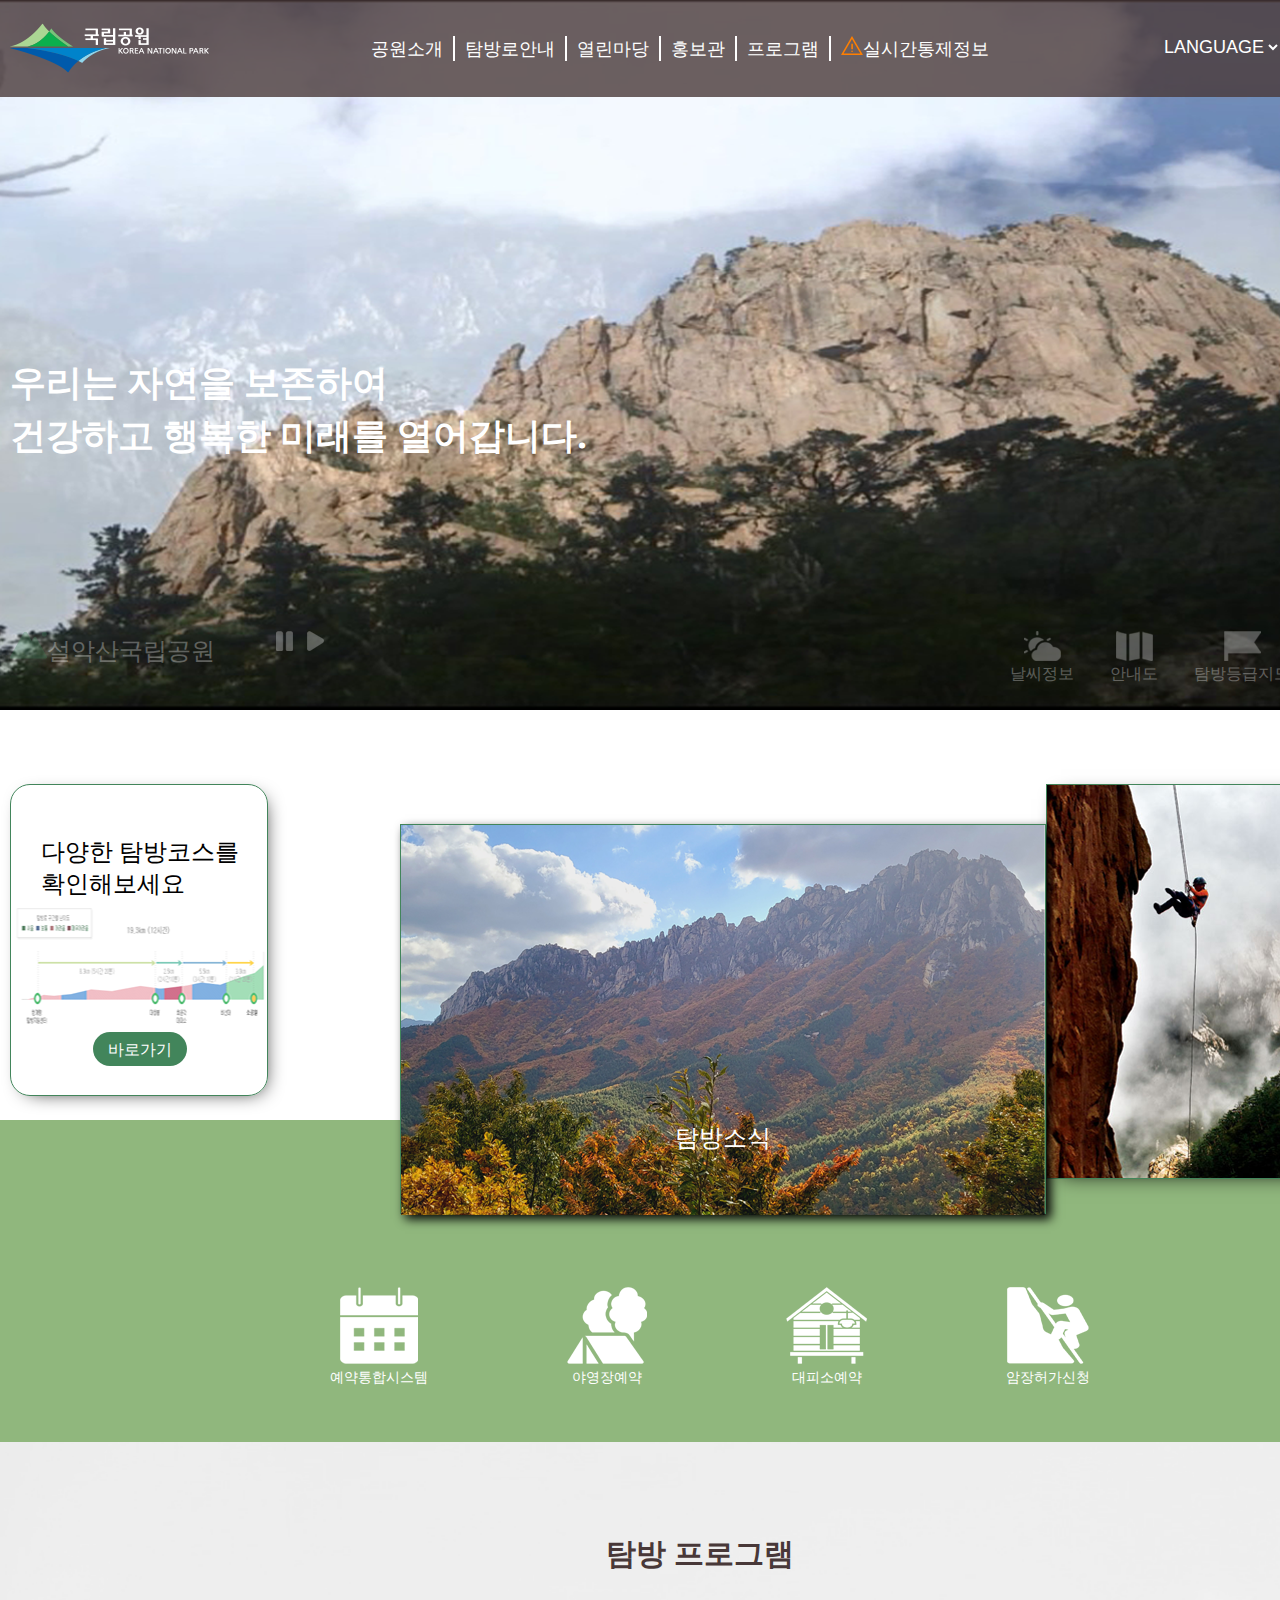
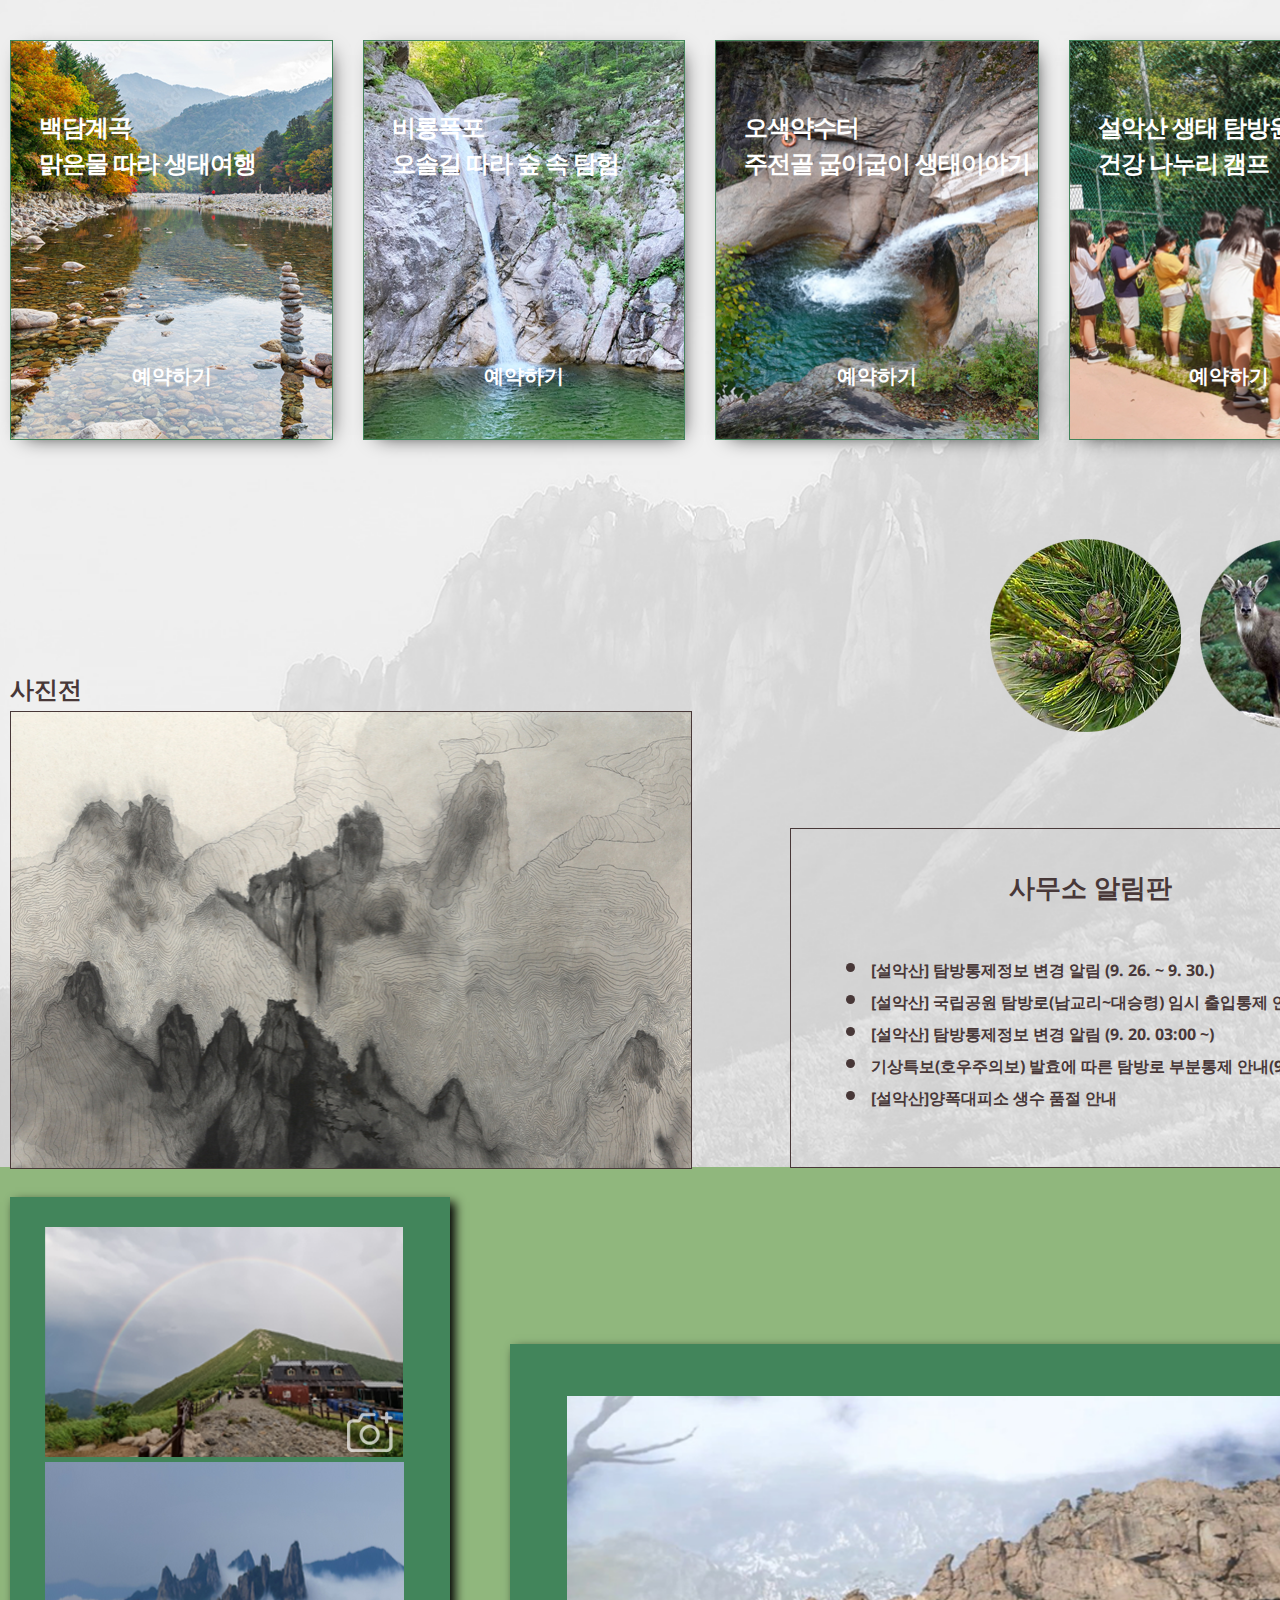
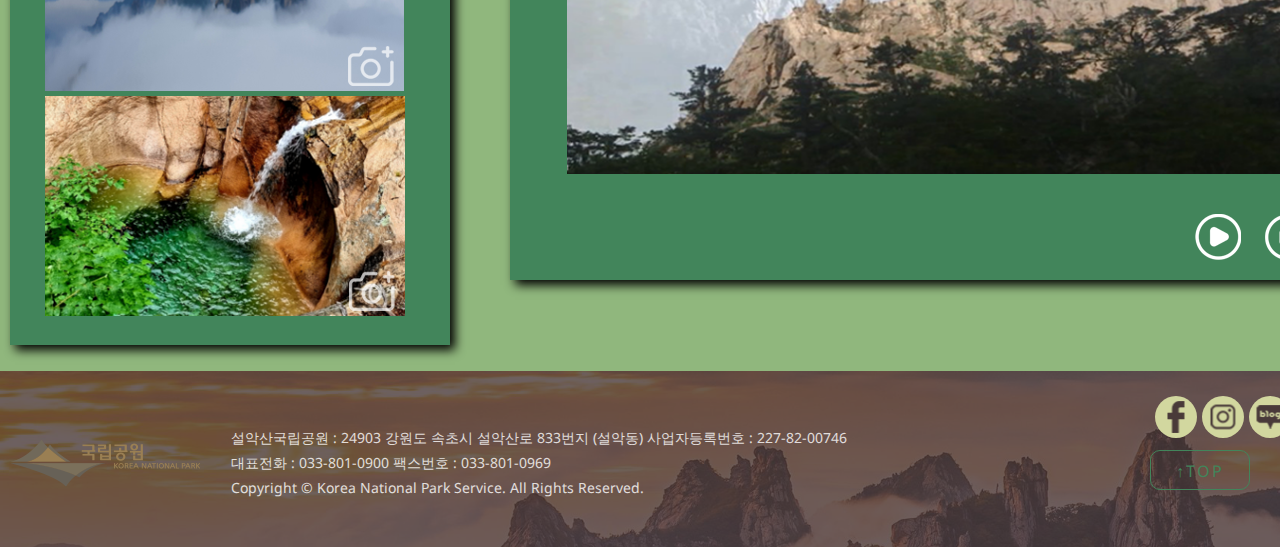
<file: works/page/first_page/index.html>
<!DOCTYPE html>
<html lang="ko">

<head>
    <meta charset="UTF-8">
    <meta http-equiv="X-UA-Compatible" content="IE=edge">
    <meta name="viewport" content="width=device-width, initial-scale=1.0">
    <meta name="title" property="og:title" content="설악산국립공원">
    <meta name="images" property="og:image" content="./images/thumnail.jpg">
    <meta name="description" property="og:description" content="자연을 보존하여 건강하고 행복한 미래를 열어갑니다.">
    <meta name="type" property="og:type" content="article">
    <link rel="stylesheet" href="./css/reset.css">
    <link rel="stylesheet" href="./css/seoraksan.css">
    <link rel="shortcut icon" href="./images/favicon.ico">
    <title>Seorak national park</title>
    <script>
        function video_start() {
            document.getElementById("prvideo").play();
        }
        function video_stop() {
            document.getElementById("prvideo").pause();
        }
        function hd_start() {
            document.getElementById("videoplay").play();
        }
        function hd_stop() {
            document.getElementById("videoplay").pause();
        }
    </script>
</head>

<body>
    <div class="wrapper">
        <header>
            
            <video id="videoplay" autoplay muted poster="images/헤더이미지(영상일부).png"> 
                <source src="https://tv.knps.or.kr/media/90/M20170207163733.mp4" type="video/mp4">
            </video>
            <div class="text-logo-menu">
                <div class="container">
                    <div class="mttext">
                        <strong>우리는 자연을 보존하여<br> 건강하고 행복한 미래를 열어갑니다.</strong>
                    </div>
                    <div class="logo-menu-flexbox">
                        <!--메뉴바-->
                        <div class="logo">
                            <h1><a href="#"><img src="./images/헤더로고.png" alt="logo"></a></h1>
                        </div>
                        <nav class="main-menu" id="gnb">
                            <ul class="gnb">
                                <li>
                                    <a href="#">공원소개</a>
                                    <ul class = 'lnb'>
                                        <li><a href="#">공원 연혁</a></li>
                                        <li><a href="#">공원 깃대종</a></li>
                                        <li><a href="#">공원시설 안내</a></li>
                                        <li><a href="#">사무소 오시는길</a></li>
                                        <li><a href="#">이용요금</a></li>
                                    </ul>
                                </li>
                                <li>
                                    <a href="#">탐방로안내</a>
                                    <ul class="lnb">
                                        <li><a href="#">코스별 난이도</a></li>
                                    </ul>
                                </li>
                                <li>
                                    <a href="#">열린마당</a>
                                    <ul class="lnb">
                                        <li><a href="#">사무소 알림판</a></li>
                                        <li><a href="#">채용정보</a></li>
                                    </ul>
                                </li>
                                <li>
                                    <a href="#">홍보관</a>
                                    <ul class="lnb">
                                        <li><a href="#">안내자료</a></li>
                                        <li><a href="#">동영상자료</a></li>
                                        <li><a href="#">생생포토</a></li>
                                        <li><a href="#">설악산 소식</a></li>
                                        <li><a href="#">사진전</a></li>
                                    </ul>
                                </li>
                                <li>
                                    <a href="#">프로그램</a>
                                    <ul class="lnb">
                                        <li><a href="#">프로그램 예약</a></li>
                                    </ul>
                                </li>
                                <li><a href="#"><img class="ham1" src="./images/통제알림 아이콘.png" alt="통제알림">실시간통제정보</a></li>
                            </ul>
                        </nav>
                        <div class="right-menu">
                            <ul>
                                <li>
                                    <form action="#" method="post">
                                        <select name="language" id="language">
                                            <option value="">LANGUAGE</option>
                                            <option value="korean">Korean</option>
                                            <option value="English">English</option>
                                            <option value="Japanese">Japanese</option>
                                            <option value="Chinese">Chinese</option>
                                        </select>
                                    </form>
                                </li>
                                <li><a href="#">로그인</a></li>
                                <li><a href="#"><img src="./images/메뉴아이콘.png"></a></li>
                                
                            </ul>
                        </div>
                    </div><!-- logo-menu-flexbox -->

                </div><!-- container -->
            </div><!-- text-logo-menu -->
            <div class="bottom-text-menu">
            <div class="container">
                <div class="text-menu">
                    <div class="text-button">
                        <p><img src="./images/설악산 아이콘.png">설악산국립공원</p>
                        <div class="video-button">
                            <input type="image" onclick="hd_stop()" src="./images/헤더영상정지아이콘.png" />
                            <input type="image" onclick="hd_start()" src="./images/헤더영상재생아이콘.png" />
                        </div>
                    </div> <!-- text-button -->
                    <div class="bottom-rightmenu">
                        <ul class="right-info">
                            <li>
                                <a href="#!">
                                    <img src="./images/날씨 아이콘.png" alt="날씨">
                                    <p>날씨정보</p>
                                </a>
                            </li>
                            <li>
                                <a href="#!">
                                    <img src="./images/안내도 아이콘.png" alt="안내도">
                                    <p>안내도</p>
                                </a>
                            </li>
                            <li>
                                <a href="#!">
                                    <img src="./images/탐방등급지도 아이콘.png" alt="탐방등급지도">
                                    <p>탐방등급지도</p>
                                </a>
                            </li>
                            <li>
                                <a href="#!">
                                    <img src="./images/홍보책자.png" alt="홍보책자">
                                    <p>홍보책자</p>
                                </a>
                            </li>
                        </ul>
                    </div> <!-- bottom-rightmenu -->
                </div><!-- text-menu -->
            </div> <!-- container -->
        </div> <!-- bottom-text-menu -->
    </div> <!-- bottom-text-menu -->
    </header>

    <main>
        <section class="mt-climbing">
            <div class="backColor">
                <h2>배경색 #90b77d</h2>
            </div>
            <h2>mt-climbing</h2>
            <div class="container">
                <div class="trip-info">
                    <div class="trip-map">
                        <p>다양한 탐방코스를<br>확인해보세요</p>
                        <img src="./images/난이도이미지.png" alt="탐방난이도">
                        <div class="link-button"><a href ="#!">바로가기</a></div>
                    </div>
                    <article class="tripnews-img">
                        <div class="tripnews">
                            <img src="./images/탐방소식이미지.png" alt="탐방소식">
                            <p><a href="#!">탐방소식</a></p>
                        </div>                
                        <div class="climbing-img">
                            <!-- <img src="./images/암장이미지.png">  -->
                        </div>
                    </article> <!-- tripnews-img -->
                </div> <!-- trip-info -->
                <div class="reservation-menu">
                    <ul>
                        <li>
                            <a href="#!">
                                <img src="./images/예약통합시스템 아이콘.png" alt="예약통합시스템">
                                <p>예약통합시스템</p>
                            </a>
                        </li>
                        <li>
                            <a href="#!">
                                <img src="./images/야영장예약 아이콘.png" alt="야영장예약">
                                <p>야영장예약</p>
                            </a>
                        </li>
                        <li>
                            <a href="#!">
                                <img src="./images/대피소예약 아이콘.png" alt="대피소예약">
                                <p>대피소예약</p>
                            </a>
                        </li>
                        <li>
                            <a href="#!">
                                <img src="./images/암장허가신청 아이콘.png" alt="암장허가신청">
                                <p>암장허가신청</p>
                            </a>
                        </li>
                    </ul>
                </div> <!-- reservation-menu -->
            </div> <!-- container -->
        </section> <!-- mt-climbing -->

        <section class="program-info">
            <h2>program-info</h2>
            <div class="container">
                <h3>탐방 프로그램</h3>
                <div class="pro-list">
                    <div class="pro1">
                        <img src="./images/백담계곡.png" alt="백담계곡">
                        <div class="pro-text">
                            <h4 class="pro-title">백담계곡<br>맑은물 따라 생태여행</h4>
                        </div>
                        <div class="pro-link">
                            <p><a href="#!">예약하기</a></p>
                        </div>
                    </div> <!-- pro1 -->
                    <div class="pro2">
                        <img src="./images/비룡폭포.png" alt="비룡폭포">
                        <div class="pro-text">
                            <h4 class="pro-title">비룡폭포<br>오솔길 따라 숲 속 탐험</h4>
                        </div>
                        <div class="pro-link">
                            <p><a href="#!">예약하기</a></p>
                        </div>
                    </div> <!-- pro2 -->
                    <div class="pro3">
                        <img src="./images/오색약수터.png" alt="오색약수터">
                        <div class="pro-text">
                            <h4 class="pro-title">오색약수터<br>주전골 굽이굽이 생태이야기</h4>
                        </div>
                        <div class="pro-link">
                            <p><a href="#!">예약하기</a></p>
                        </div>
                    </div> <!-- pro3 -->
                    <div class="pro4">
                        <img src="./images/설악산생태탐방원 이미지.png" alt="설악산생태탐방원">
                        <div class="pro-text">
                            <h4 class="pro-title">설악산 생태 탐방원<br>건강 나누리 캠프</h4>
                        </div>
                        <div class="pro-link">
                            <p><a href="#!">예약하기</a></p>
                        </div>
                    </div> <!-- pro4 -->
                </div> <!-- pro-list -->


                <div class="wildlife">
                    <h4>깃대종</h4>
                    <div class="circle">
                        <div class="circle1-img">
                            <a href="#!">
                                <p>눈잣나무</p>
                                <img src="./images/눈잣나무.png" alt="눈잣나무">
                            </a>
                        </div>
                        <div class="circle2-img">
                            <a href="#!">
                                <p>산양</p>
                                <img src="./images/산양.png" alt="산양">
                            </a>
                        </div>
                    </div>
                </div> <!-- wildlife -->
                <div class="display-info">
                    <div class="ph-display">
                        <h4>사진전</h4>
                        <div class="display-img">
                            <img src="./images/설악산 장려.png" alt="국립공원사진전 설악산">
                        </div>
                        <div class="display-text">
                            <p><a href="#!">20회 국립공원 사진전 장려상 -설악의 산세- 이승아</a></p>
                        </div>
                    </div>
                    <div class="infoBox">
                        <h3>사무소 알림판<h3>
                                <ul class="info">
                                    <li>
                                        <a href="#!">
                                            <p>[설악산] 탐방통제정보 변경 알림 (9. 26. ~ 9. 30.)</p>
                                        </a>
                                    </li>
                                    <li>
                                        <a href="#!">
                                            <p>[설악산] 국립공원 탐방로(남교리~대승령) 임시 출입통제 연...</p>
                                        </a>
                                    </li>
                                    <li>
                                        <a href="#!">
                                            <p>[설악산] 탐방통제정보 변경 알림 (9. 20. 03:00 ~)</p>
                                        </a>
                                    </li>
                                    <li>
                                        <a href="#!">
                                            <p>기상특보(호우주의보) 발효에 따른 탐방로 부분통제 안내(9...</p>
                                        </a>
                                    </li>
                                    <li>
                                        <a href="#!">
                                            <p>[설악산]양폭대피소 생수 품절 안내</p>
                                        </a>
                                    </li>
                                </ul>
                    </div> <!-- infoBox -->
                </div> <!-- display-info -->
            </div> <!-- container -->
        </section> <!-- program-info -->

        <section class="main-media">
            <div class="container">
                <div class="photo-video">
                    <div class="photo">
                        <did class="photo1">
                            <img src="./images/대청봉의 무지개.png" alt="대청봉의 무지개">
                            <a class="pic-icon" href="#!"><img src="./images/사진아이콘.png" alt="사진아이콘"></a>
                        </did>
                        <did class="photo2">
                            <img src="./images/공룡능선 운해.png" alt="공룡능선 운해">
                            <a class="pic-icon" href="#!"><img src="./images/사진아이콘.png" alt="사진아이콘"></a>
                        </did>
                        <did class="photo3">
                            <img src="./images/용소폭포.png" alt="용소폭포">
                            <a class="pic-icon" href="#!"><img src="./images/사진아이콘.png" alt="사진아이콘"></a>
                        </did>
                    </div> <!-- photo -->
                    <div class="video">
                        <div class="videobox">
                            <video id="prvideo" poster="./images/영상이미지.png" width="780" height="390">
                                <source src="https://tv.knps.or.kr/media/90/M20170207163733.mp4" type="video/mp4">
                                <p>이 브라우저는 HTML5 비디오를 지원하지 않습니다.</p>
                            </video>
                            <input type="image" onclick="video_start()" src="./images/화면 재생.png" />
                        </div>
                        <div class="text-ctrl">
                            <!-- <p>현재모습이 궁금하다면 <span class="cc-info">실시간영상Click</span></p> -->
                            <div class="ctrlbox">
                                <input class="bt-start" type="image" onclick="video_start()" src="./images/재생아이콘.png" />
                                <input class="bt-stop" type="image" onclick="video_stop()" src="./images/중지 아이콘.png" />
                            </div>
                        </div>
                    </div><!-- video -->
                </div><!-- photo-video-->
            </div> <!-- container -->
        </section> <!-- main-media -->
    </main>

    <footer>
        <div class="footerbox">
            <h2>footerbox</h2>
            <div class="container">
                <div class="sns-logo-text">
                    <div class="sns">
                        <a href="#!"><img src="./images/페이스북로고.png" alt="페이스북"></a>
                        <a href="#!"><img src="./images/인스타그램 로고.png" alt="인스타그램"></a>
                        <a href="#!"><img src="./images/네이버블로그 로고.png" alt="네이버블로그"></a>
                        <a href="#!"><img src="./images/카카오스토리 로고.png" alt="카카오스토리"></a>
                        <a href="#!"><img src="./images/유튜브 로고.png" alt="유튜브"></a>
                    </div>
                    <div class="logo-text">
                        <div class="footer-logo">
                            <img src="./images/푸터로고.png" alt="국립공원로고">
                        </div>
                        <div class="address-copyright">
                            <address>
                                설악산국립공원 : 24903 강원도 속초시 설악산로 833번지 (설악동) 사업자등록번호 : 227-82-00746<br>
                                대표전화 : 033-801-0900 팩스번호 : 033-801-0969
                            </address>
                            <p class="copyright">Copyright © Korea National Park Service. All Rights Reserved.</p>
                        </div>
                    </div><!-- logo-text -->
                </div> <!-- sns-logo-text -->
            </div><!-- container -->
        </div> <!-- footerbox -->
        <div class="fixed-menu">
            <a href="#gnb"><span>↑</span>TOP</a>
        </div>
    </footer>
    </div>
</body>

</html>
</file>
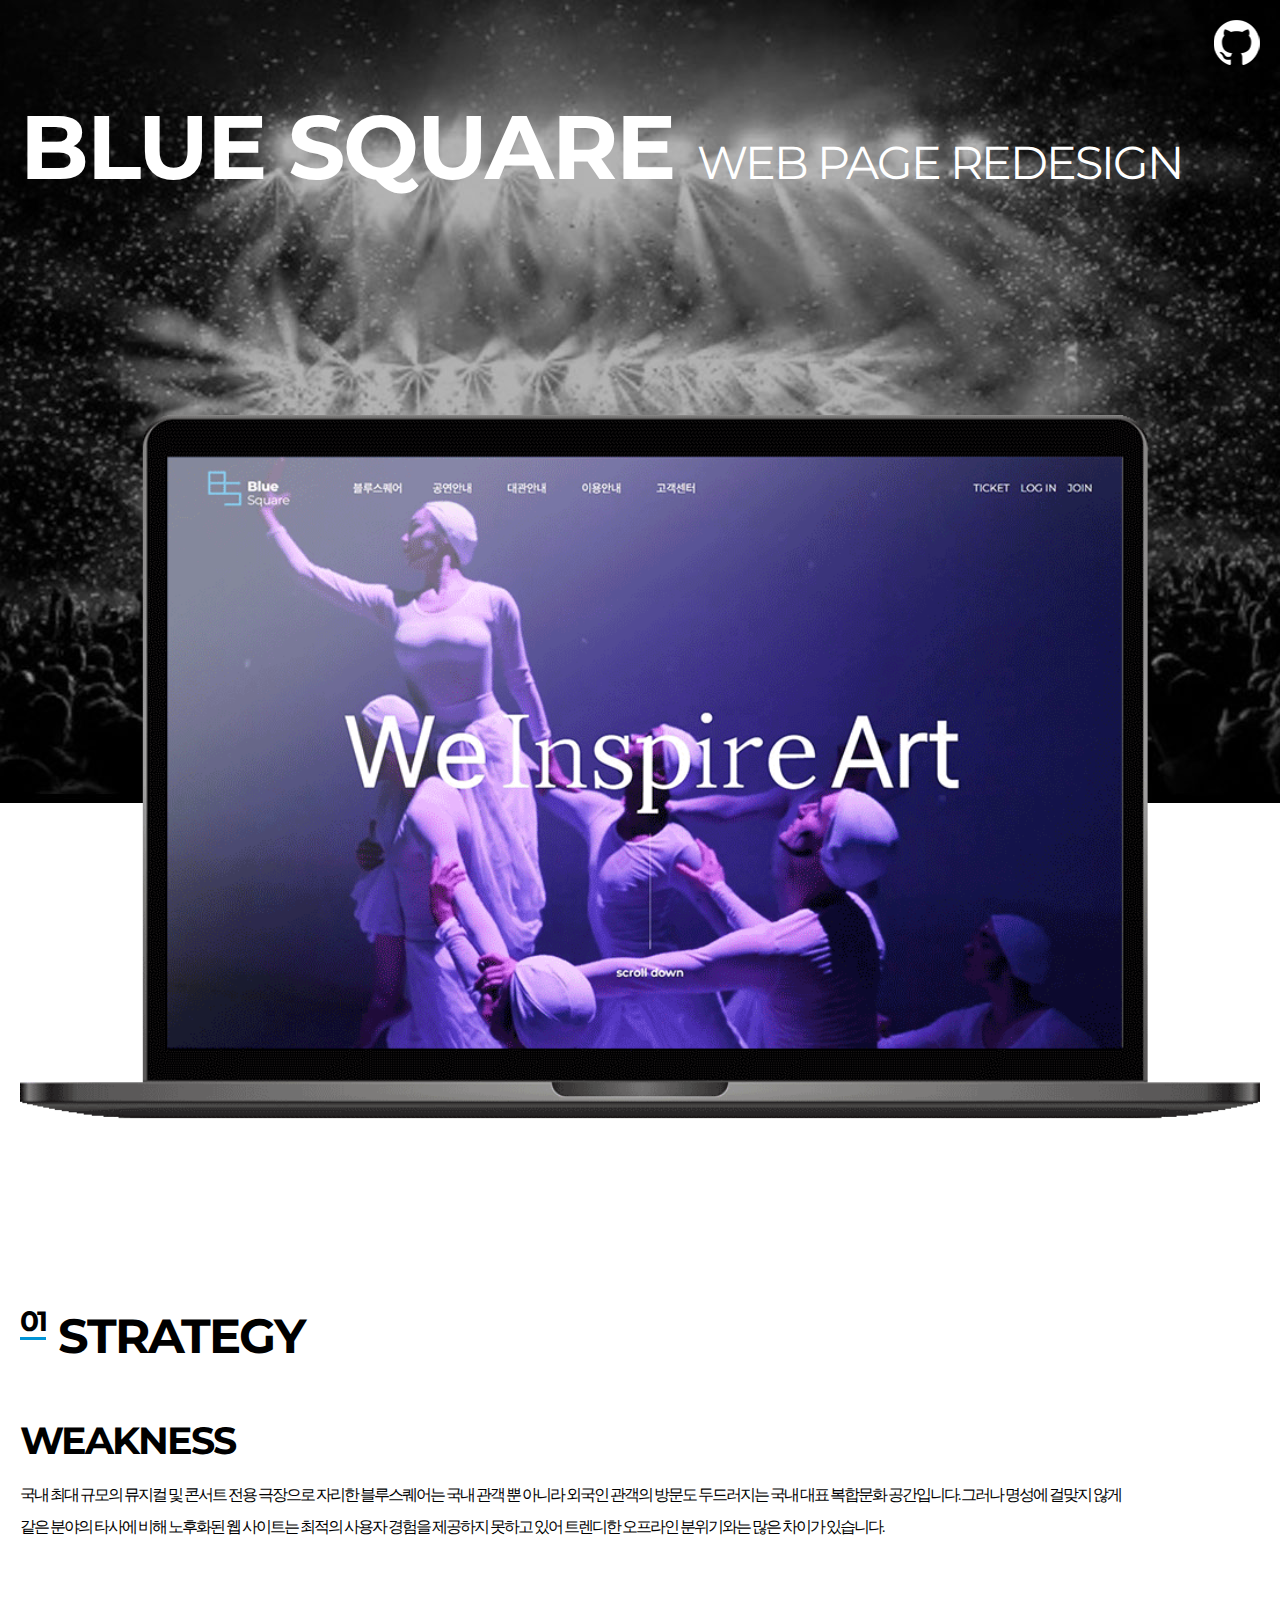
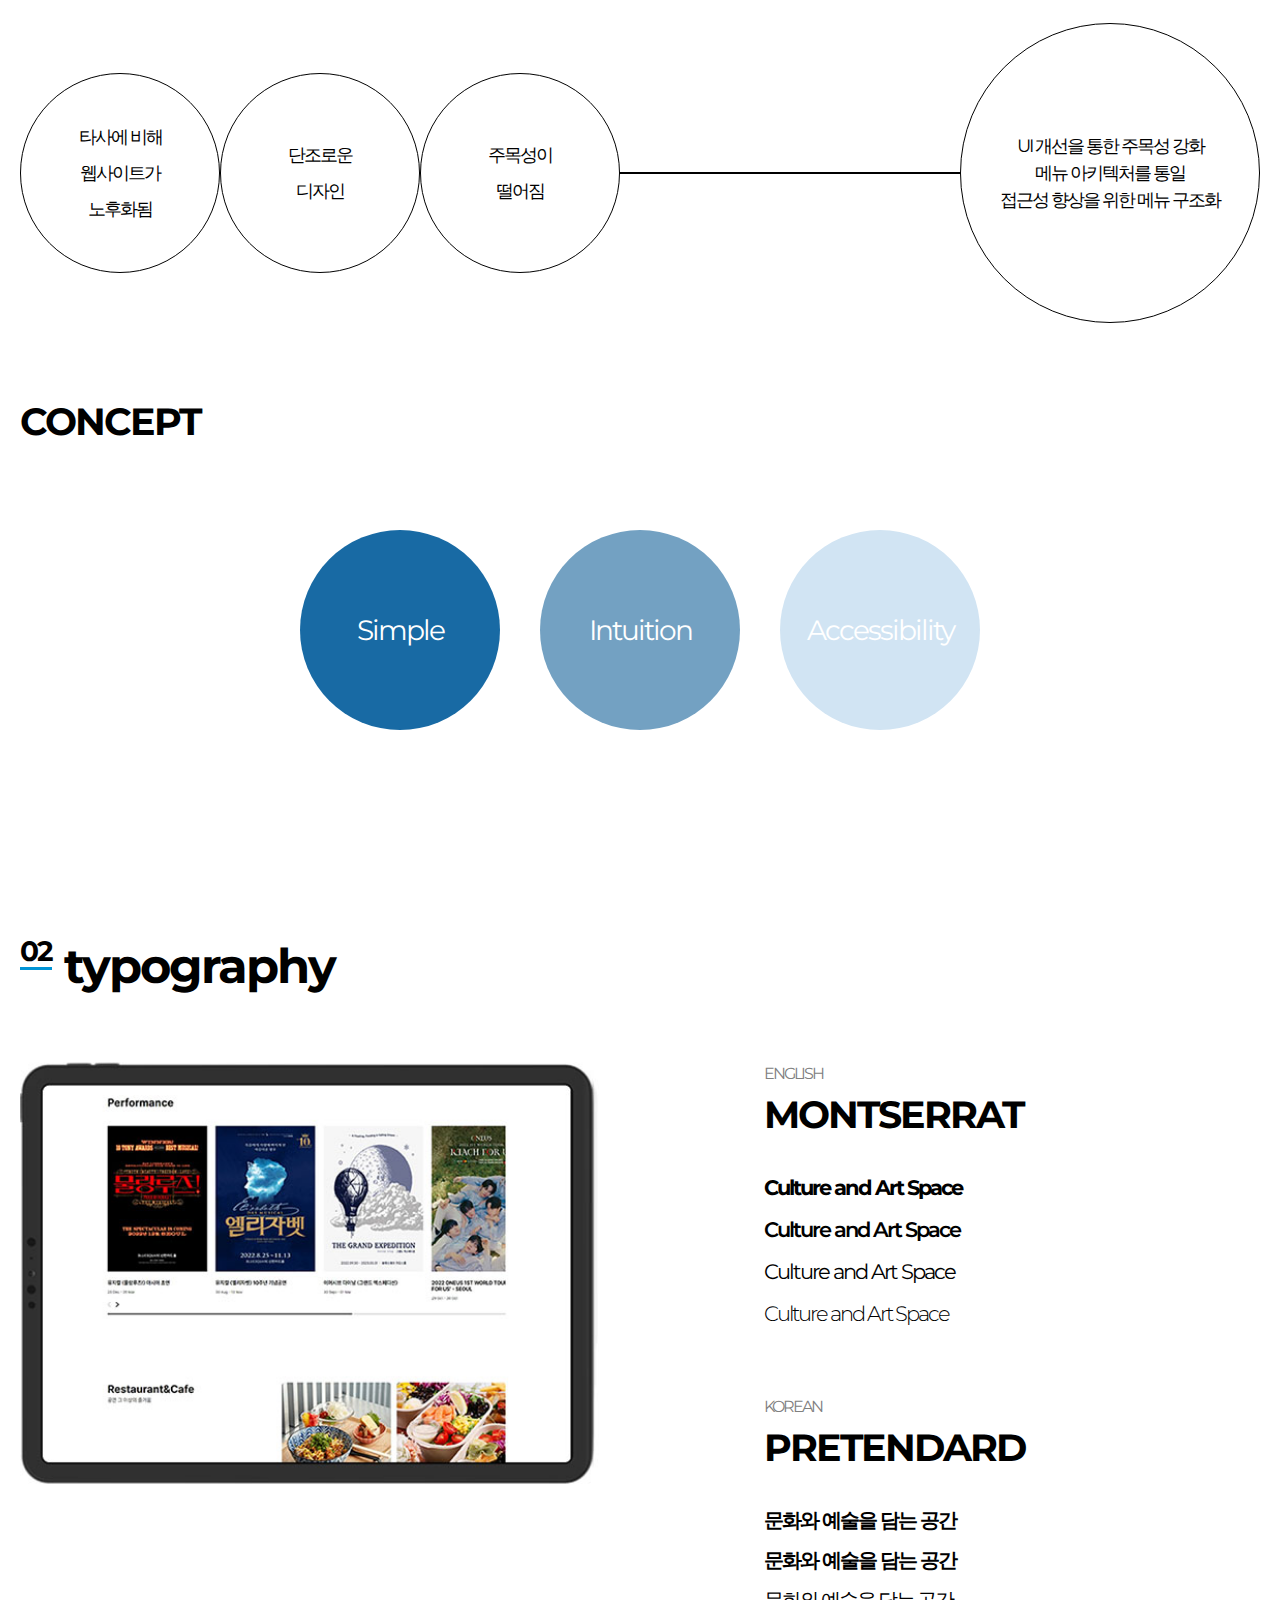
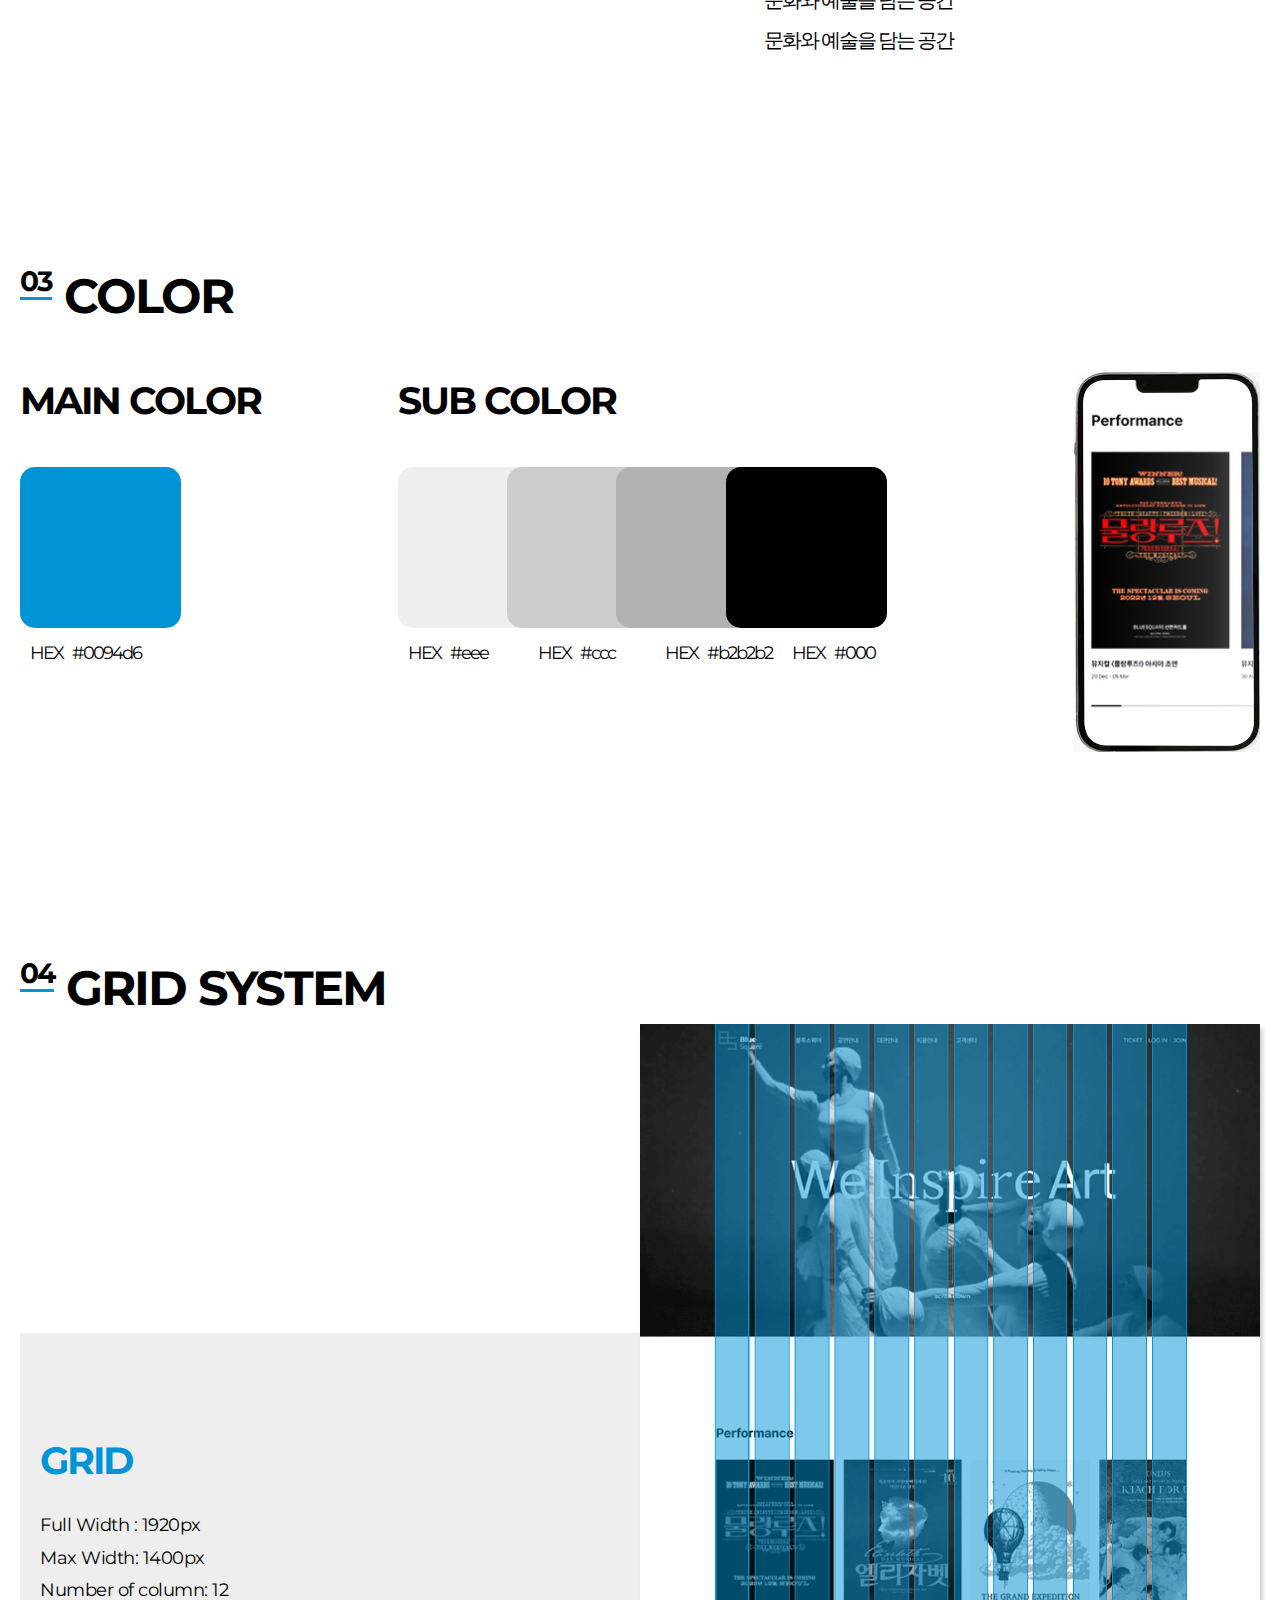
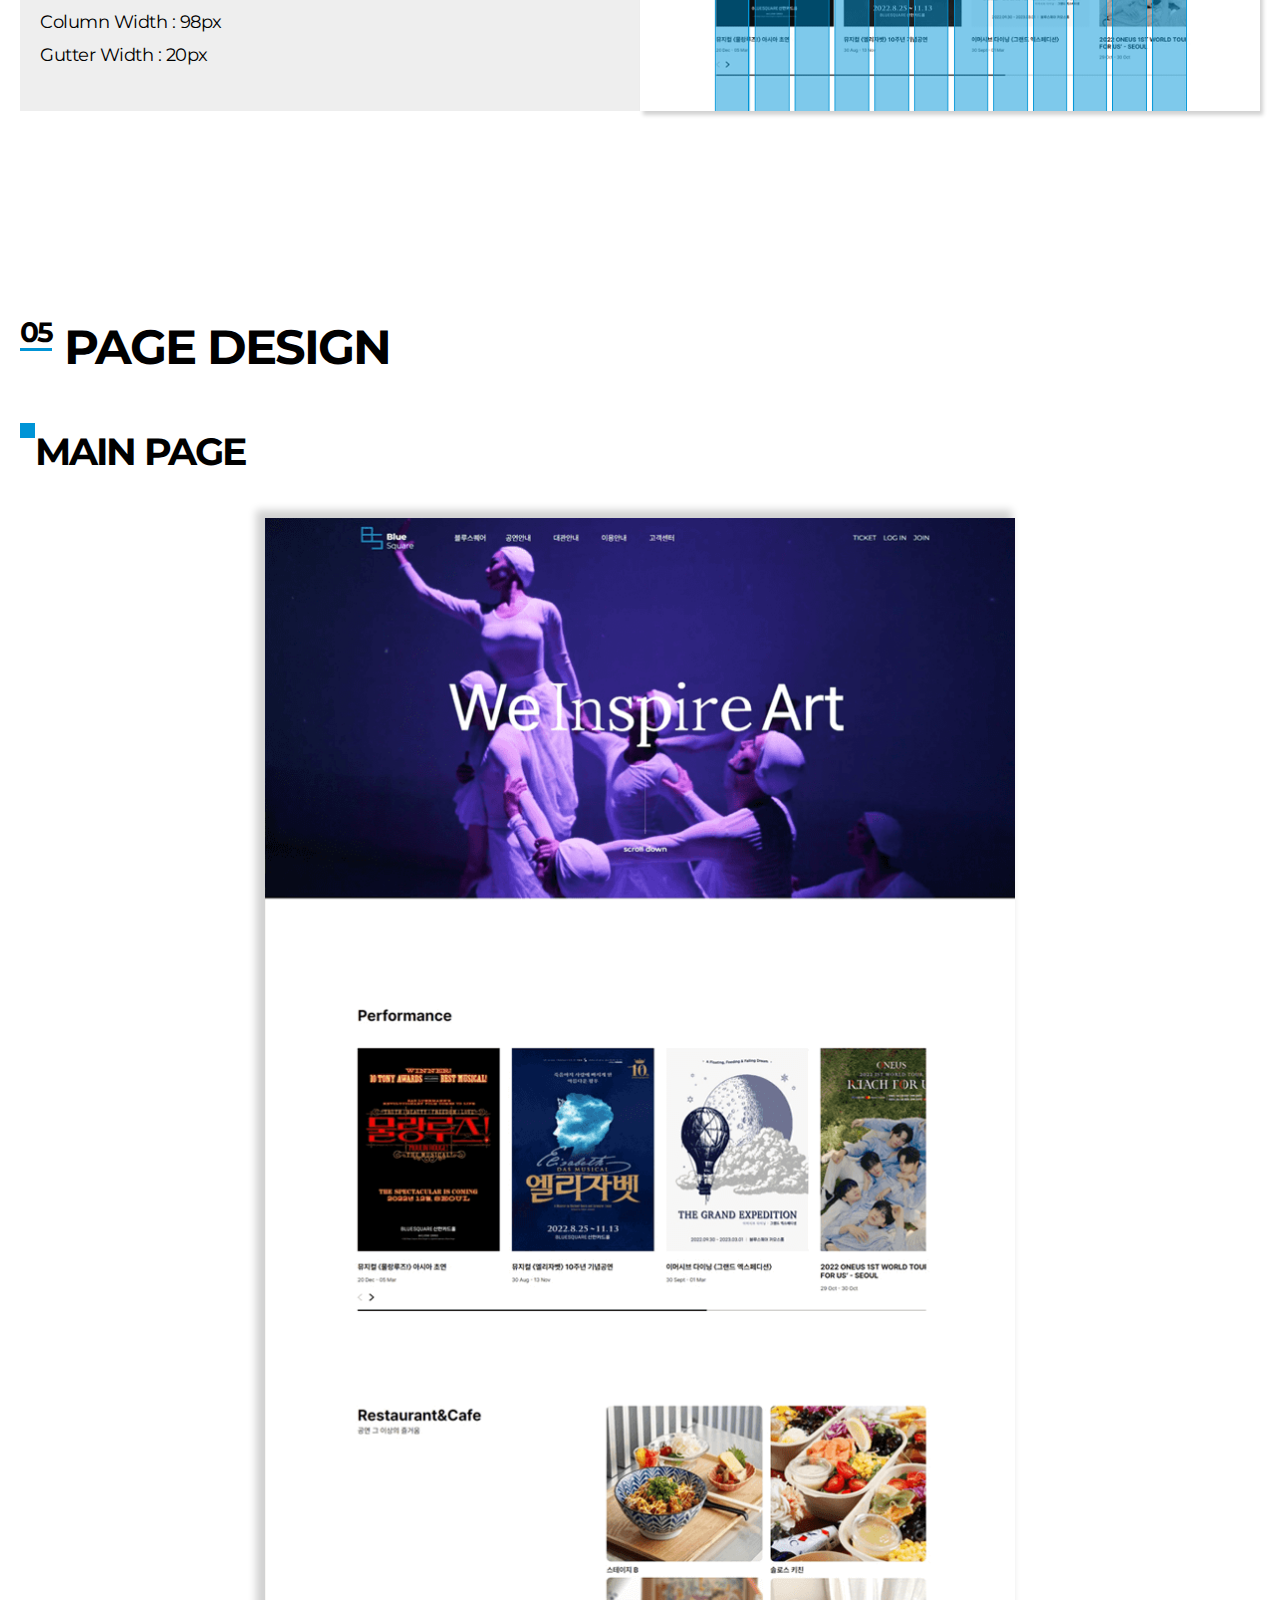
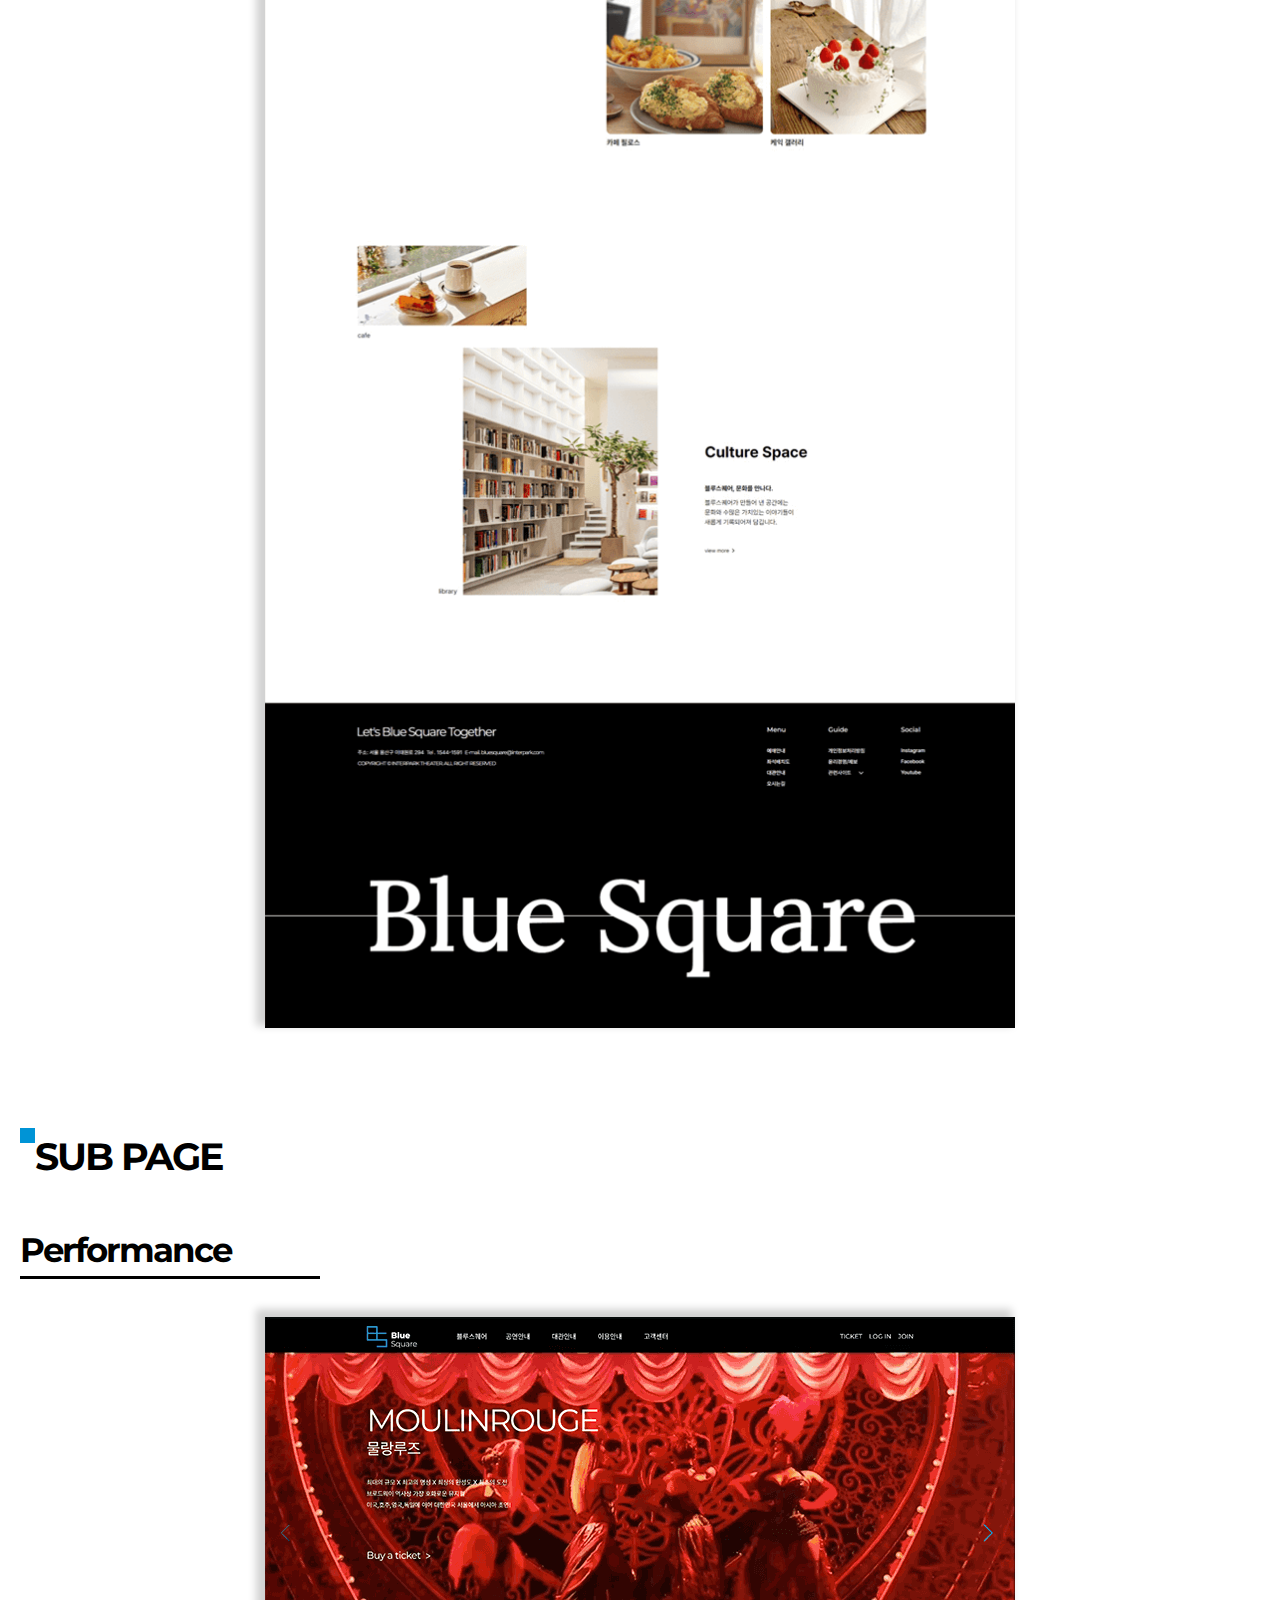
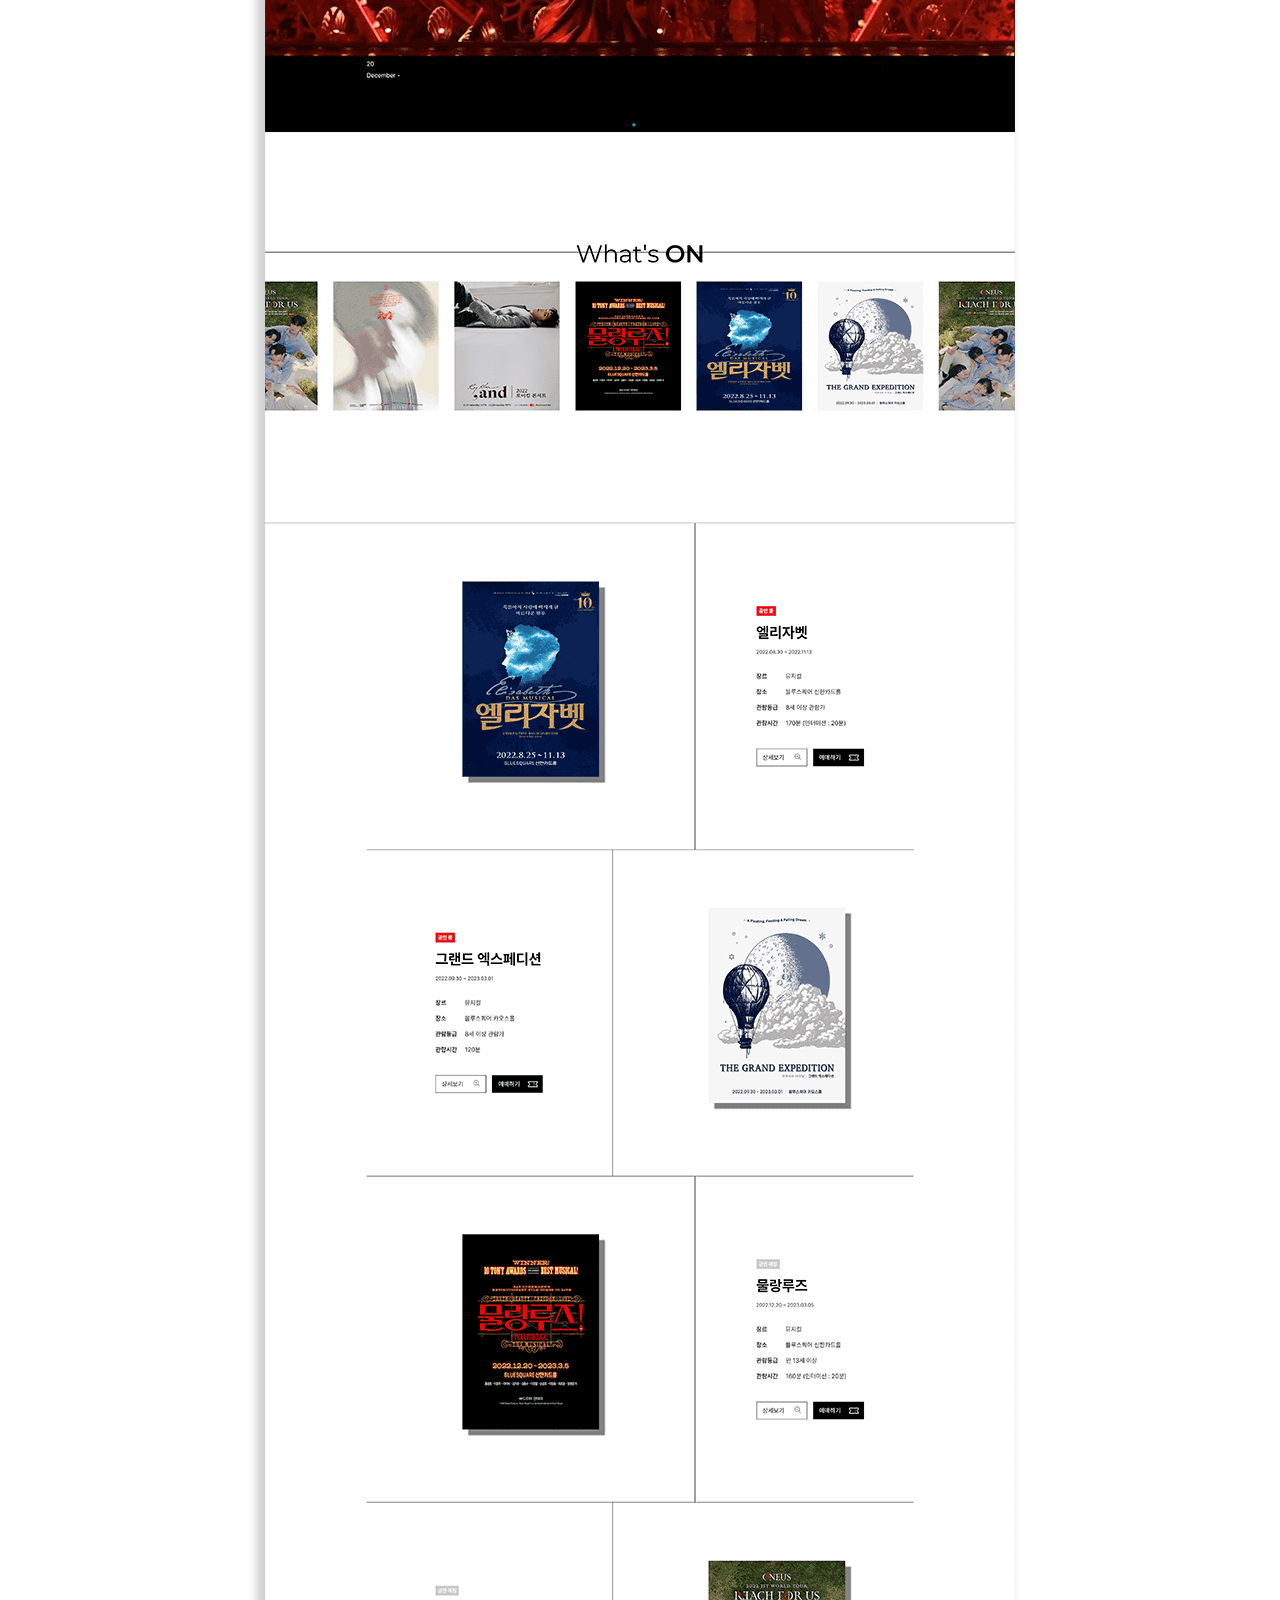
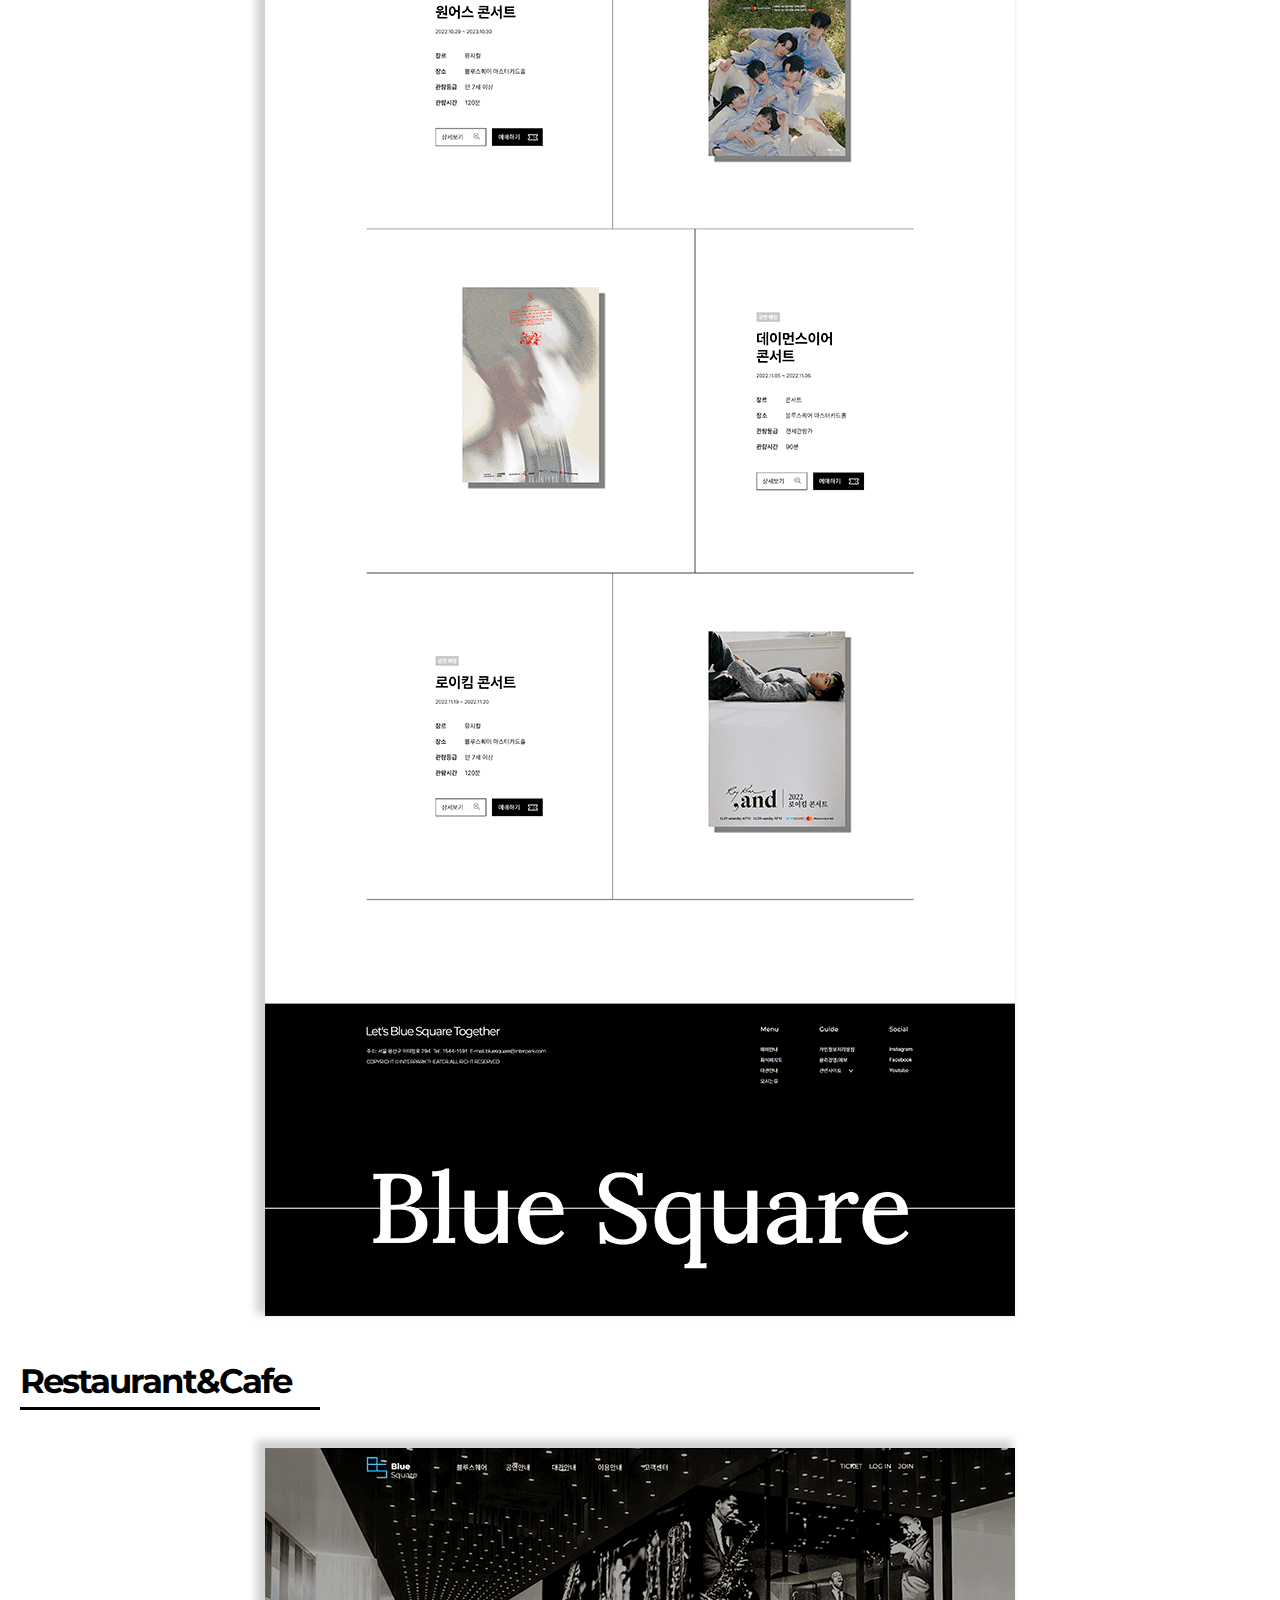
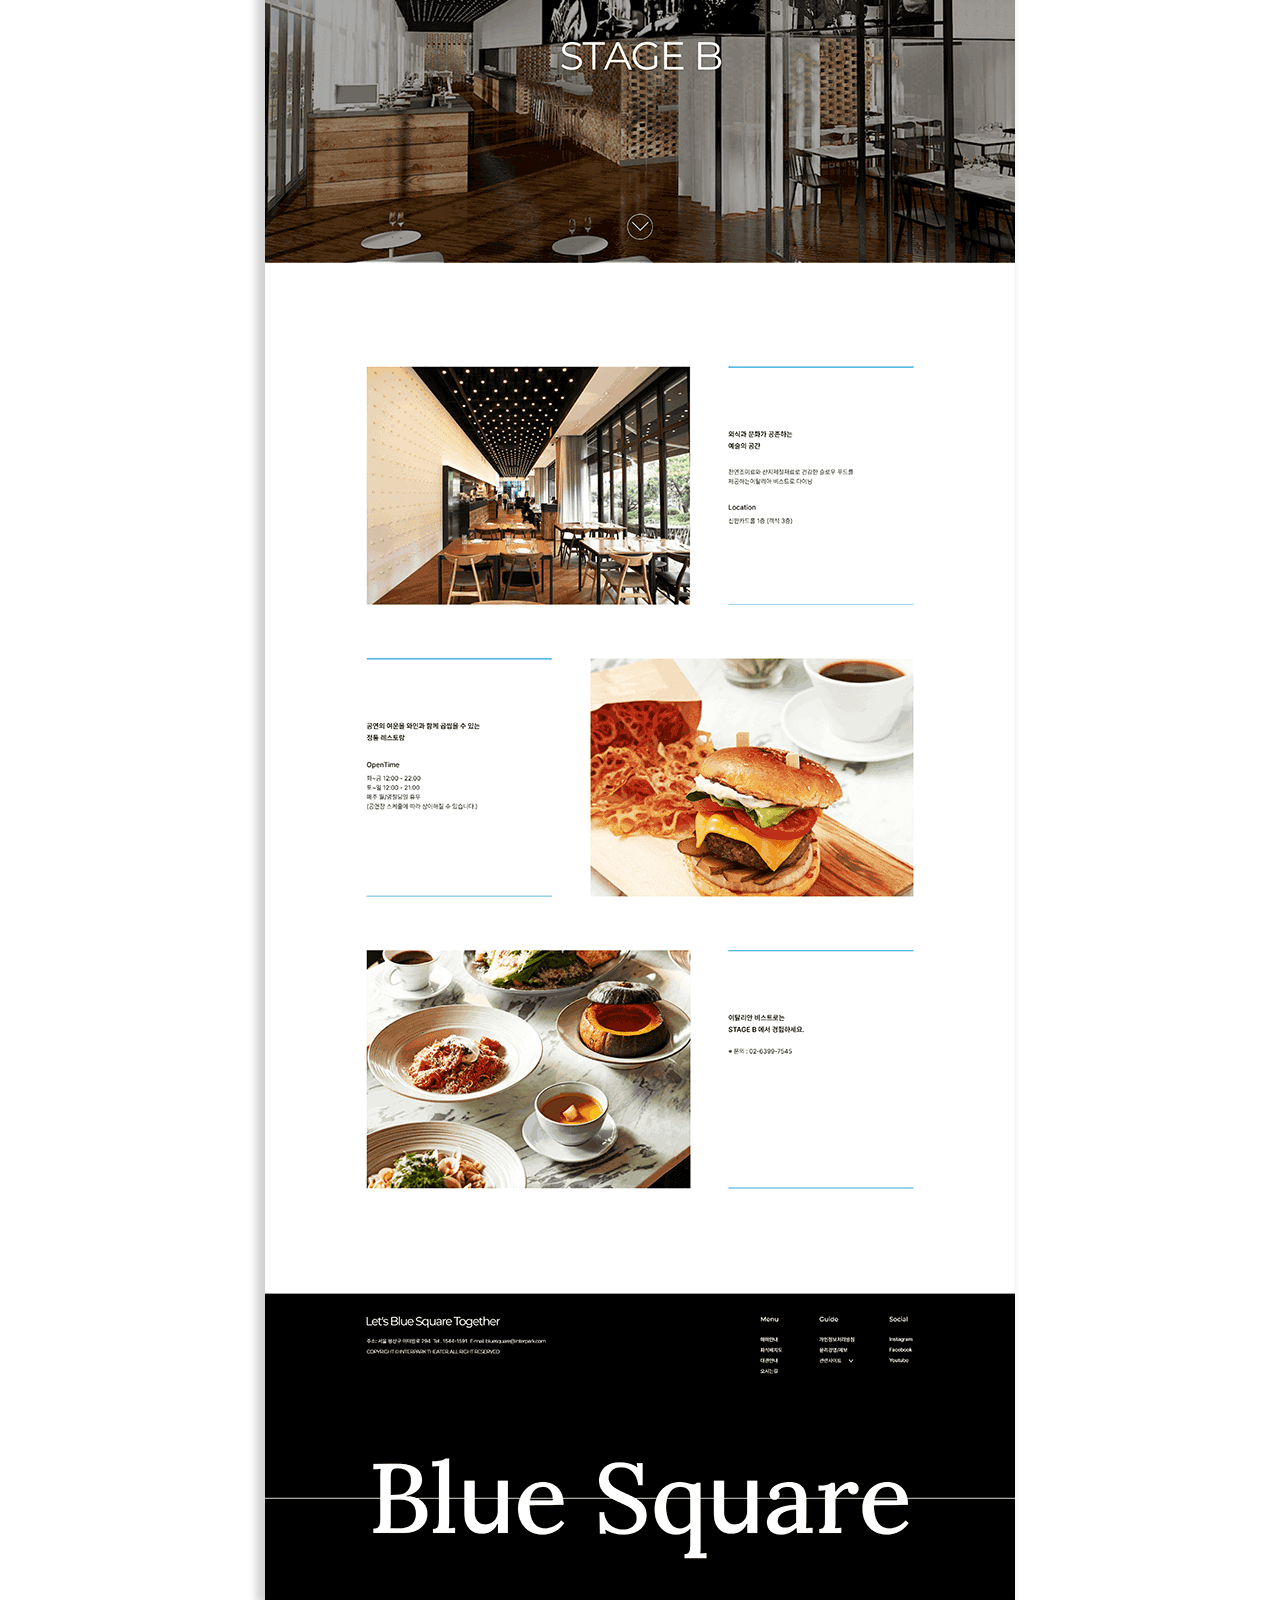
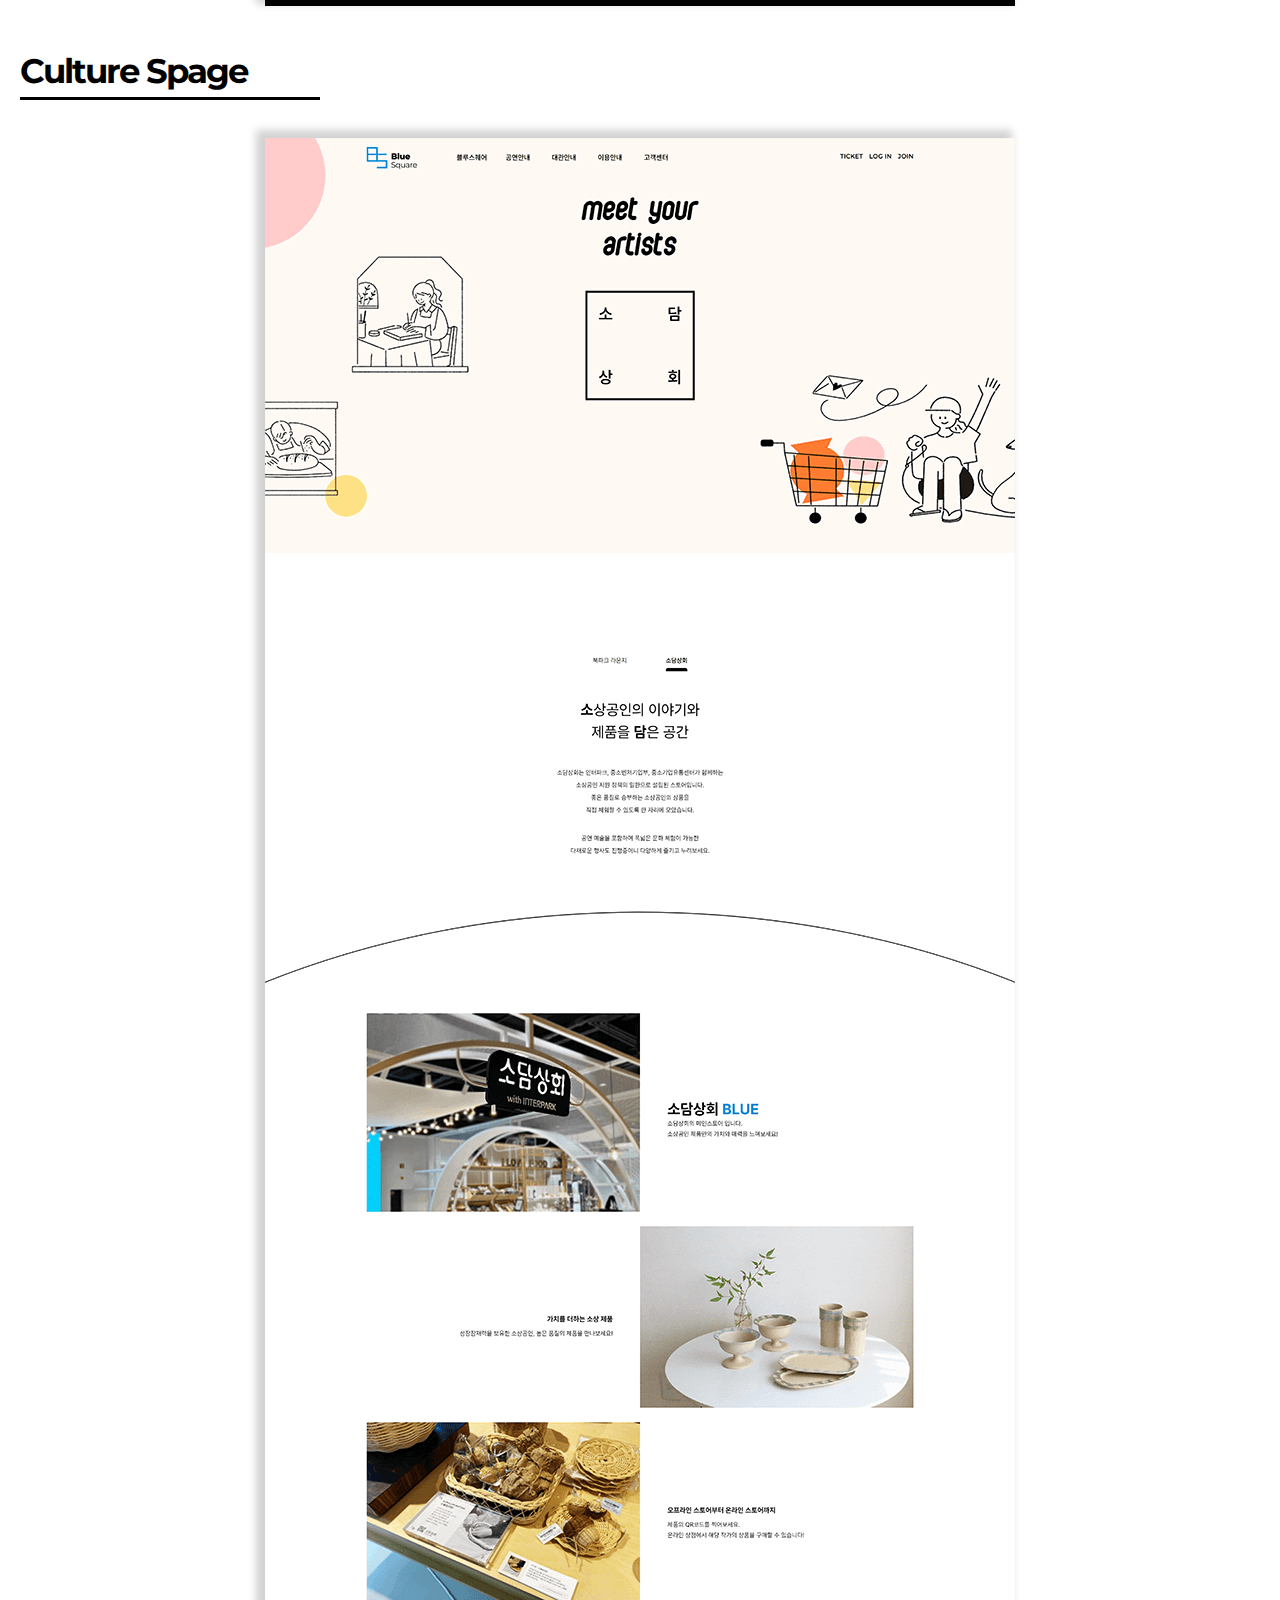
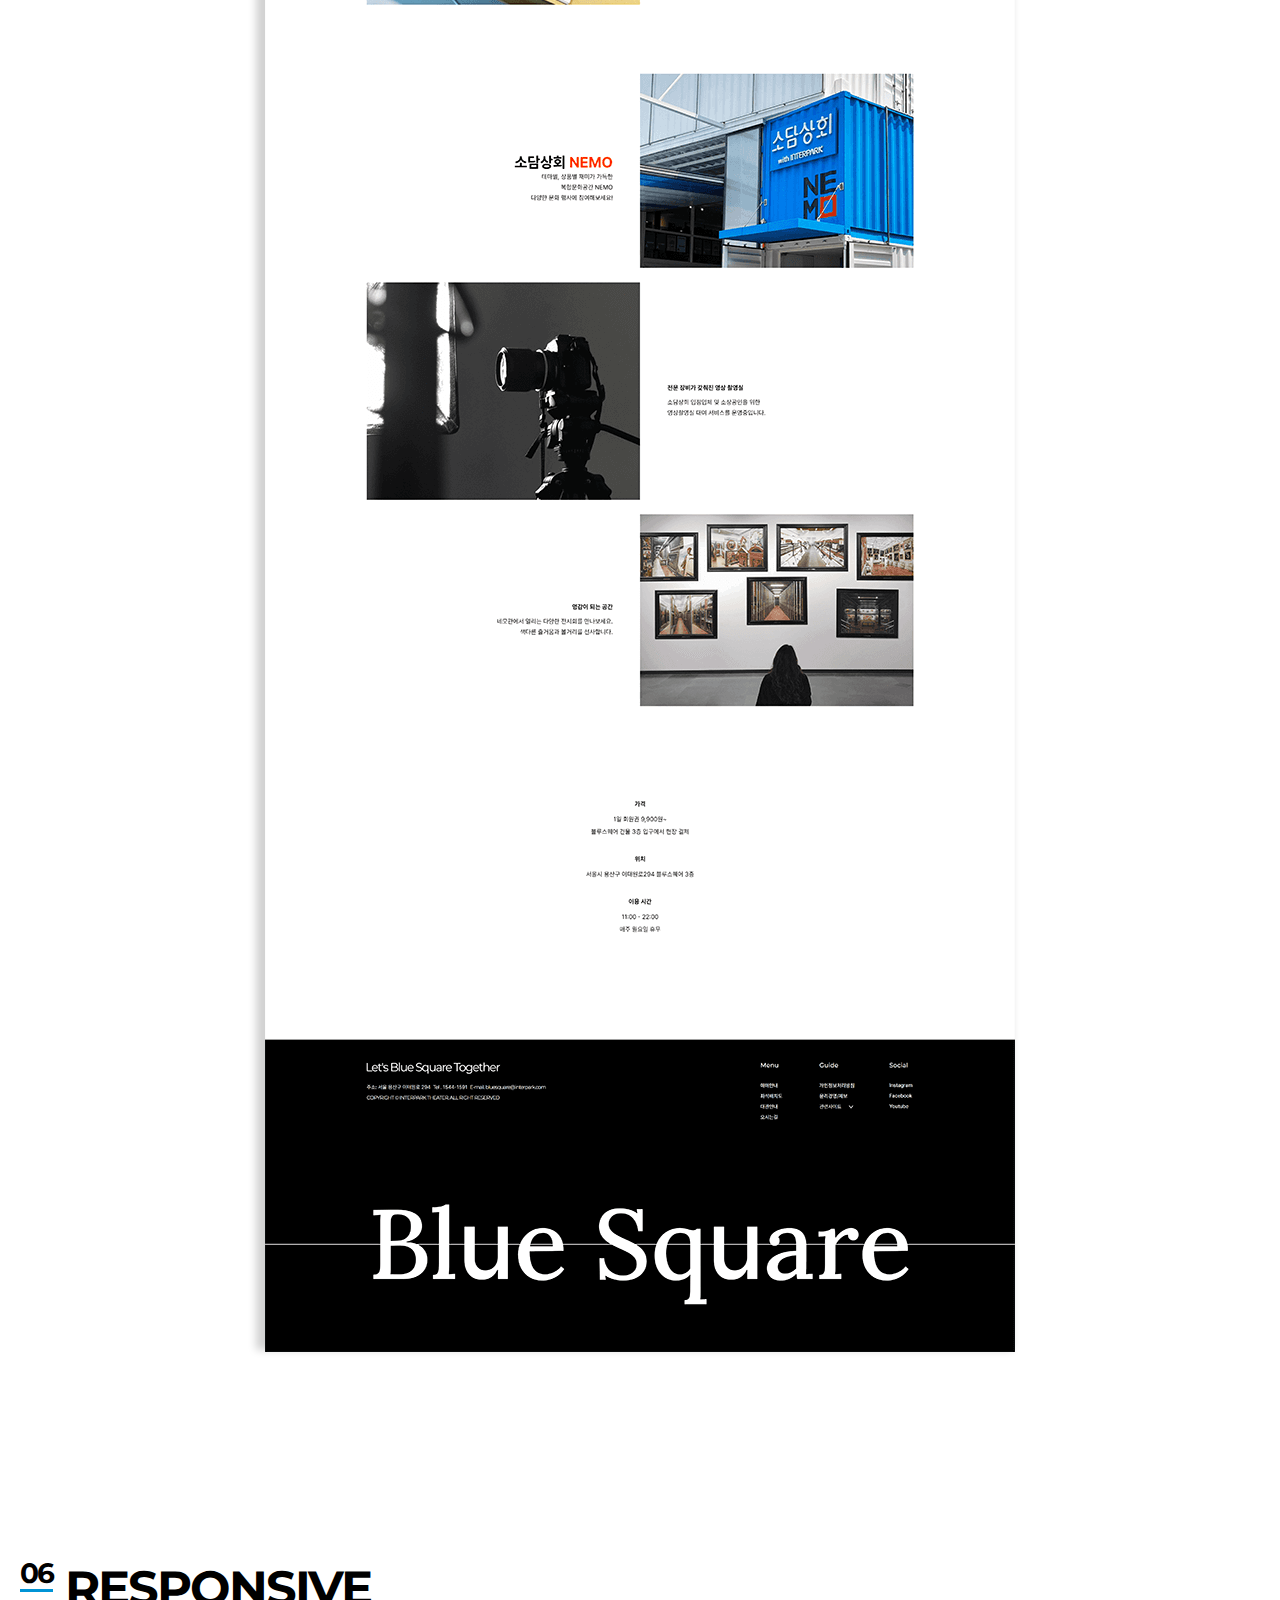
<file: works/page/bluesquare/pf2.html>
<!DOCTYPE html>
<html lang="ko">
<head>
  <meta charset="UTF-8">
  <meta http-equiv="X-UA-Compatible" content="IE=edge">
  <meta name="viewport" content="width=device-width, initial-scale=1.0">
  <meta http-equiv="Content-Security-Policy" content="upgrade-insecure-requests">
  <meta name="author" content="NohSeonah">
  <meta name="description" content="NohSeonah Profile Portfolio Blue Square Design Guide">
  <!-- favicon 설정 시작 -->
  <link rel="apple-touch-icon" sizes="57x57" href="./favicon/apple-icon-57x57.png">
  <link rel="apple-touch-icon" sizes="60x60" href="./favicon/apple-icon-60x60.png">
  <link rel="apple-touch-icon" sizes="72x72" href="./favicon/apple-icon-72x72.png">
  <link rel="apple-touch-icon" sizes="76x76" href="./favicon/apple-icon-76x76.png">
  <link rel="apple-touch-icon" sizes="114x114" href="./favicon/apple-icon-114x114.png">
  <link rel="apple-touch-icon" sizes="120x120" href="./favicon/apple-icon-120x120.png">
  <link rel="apple-touch-icon" sizes="144x144" href="./favicon/apple-icon-144x144.png">
  <link rel="apple-touch-icon" sizes="152x152" href="./favicon/apple-icon-152x152.png">
  <link rel="apple-touch-icon" sizes="180x180" href="./favicon/apple-icon-180x180.png">
  <link rel="icon" type="image/png" sizes="192x192"  href="./favicon/android-icon-192x192.png">
  <link rel="icon" type="image/png" sizes="32x32" href="./favicon/favicon-32x32.png">
  <link rel="icon" type="image/png" sizes="96x96" href="./favicon/favicon-96x96.png">
  <link rel="icon" type="image/png" sizes="16x16" href="./favicon/favicon-16x16.png">
  <link rel="manifest" href="./favicon/manifest.json">
  <meta name="msapplication-TileColor" content="#ffffff">
  <meta name="msapplication-TileImage" content="/ms-icon-144x144.png">
  <meta name="theme-color" content="#ffffff">
  <!-- favicon 설정 끝 -->
  <link rel="stylesheet" href="./css/pf2.css" type="text/css">
  <title>Blue Square Design Guide</title>
</head>
<body>
  <div class="wrap">
    <header>
      <div class="header-wrap">
        <div class="container">
          <div class="git" onclick="window.open('https://github.com/LeeMITO/LeeMITO.github.io')">
            <img src="./img/git.png" alt="git">
            <span class="i-git">
              <img src="./img/git-hv.png" alt="git">
            </span>
          </div>
          <div class="title">
            <h1>BLUE SQUARE <span class="thin">WEB PAGE REDESIGN</span></h1>
          </div>
          <div class="img">
            <img src="./img/main.png" alt="메인 노트북">
          </div>
          
        </div> <!-- container -->
      </div> <!-- header-wrap -->
    </header>

    <main>
      <section class="strategy">
        <div class="container">
          <h2><span class="list_num">01</span> STRATEGY</h2>
          <div class="weakness">
            <h3>WEAKNESS</h3>
            <p>
              국내  최대 규모의 뮤지컬  및 콘서트  전용 극장으로 자리한 블루스퀘어는 국내 관객 뿐 아니라 외국인 관객의 방문도 두드러지는 국내 대표 복합문화 공간입니다. 
              그러나 명성에 걸맞지 않게 같은 분야의 타사에 비해 노후화된 웹 사이트는 최적의 사용자 경험을 제공하지 못하고 있어 트렌디한 오프라인 분위기와는 많은 차이가 있습니다.
            </p>
            <div class="circle_wrap">
              <div class="left">
                <div><p><span>타사에 비해 웹사이트가 노후화됨</span></p></div>
                <div><p><span>단조로운 디자인</span></p></div>
                <div><p><span>주목성이 떨어짐</span></p></div>
              </div> <!-- left -->
              <div class="right">
                <div>
                  <span>
                    UI 개선을 통한 주목성 강화 <br>
                    메뉴 아키텍처를 통일 <br>
                    접근성 향상을 위한 메뉴 구조화
                  </span>
                </div>
              </div> <!-- right -->
              <div class="line"></div>
            </div> <!-- circle_wrap -->
          </div> <!-- weakness -->

          <div class="concept">
            <h3>CONCEPT</h3>
            <div class="circle_wrap">
              <div><p class="p-1"><span>Simple</span></p></div>
              <div><p class="p-2"><span>Intuition</span></p></div>
              <div><p class="p-3"><span>Accessibility</span></p></div>
            </div> <!-- circle_wrap -->
          </div> <!-- concept -->
        </div> <!-- container -->
      </section> <!-- strategy -->

      <section class="typography">
        <div class="container">
          <h2><span class="list_num">02</span> typography</h2>
          <div class="img_and_font">
            <div class="img">
              <img src="./img/screen.jpg" alt="태블릿 스크린 이미지">
            </div> <!-- img -->

            <div class="fonts">
              <div class="font montserrat">
                <span class="gray eng">ENGLISH</span>
                <h4>MONTSERRAT</h4>
                <p style="font-weight: 700;">Culture and Art Space</p>
                <p style="font-weight: 600;">Culture and Art Space</p>
                <p style="font-weight: 400;">Culture and Art Space</p>
                <p style="font-weight: 300;">Culture and Art Space</p>
              </div> <!-- montserrat -->

              <div class="font pretendard">
                <span class="gray kor">KOREAN</span>
                <h4>PRETENDARD</h4>
                <p style="font-weight: 700;">문화와 예술을 담는 공간</p>
                <p style="font-weight: 600;">문화와 예술을 담는 공간</p>
                <p style="font-weight: 400;">문화와 예술을 담는 공간</p>
                <p style="font-weight: 300;">문화와 예술을 담는 공간</p>
              </div> <!-- pretendard -->
            </div> <!-- fonts -->

          </div> <!-- img_and_font -->
        </div> <!-- container-->
      </section> <!-- typography -->

      <section class="color">
        <div class="container">
          <h2><span class="list_num">03</span> COLOR</h2>
          <div class="main_sub_mobile">
            <div class="main-wrap">
              <div class="main">
                <h3>MAIN COLOR</h3>
                <div class="sq"></div>
                <p>HEX &nbsp;&nbsp;#0094d6</p>
              </div> <!-- main -->
            </div>

            <div class="sub-wrap">
              <div class="sub">
                <h3>SUB COLOR</h3>
                <div class="sq_warp">
                  <div class="sq" style="left: 0; background: #eee;"></div>
                  <div class="sq" style="left: 22%; background: #ccc;"></div>
                  <div class="sq" style="left: 44%; background: #b2b2b2;"></div>       
                  <div class="sq" style="left: 66%; background: #000;"></div>
                </div> <!-- sq-wrap -->

                <div class="hex">
                  <p>HEX &nbsp;&nbsp;#eee</p>
                  <p>HEX &nbsp;&nbsp;#ccc</p>
                  <p>HEX &nbsp;&nbsp;#b2b2b2</p>
                  <p>HEX &nbsp;&nbsp;#000</p>
                </div> <!-- hex -->
              </div> <!-- sub -->
            </div>

            <div class="mobile-wrap">
              <div class="mobile">
                <img src="./img/iphone.png" alt="모바일 스크린 이미지">
              </div> <!-- mobile -->
            </div> <!-- mobile-wrap -->
          </div> <!-- main_sub_mobile -->
        </div> <!-- container -->
      </section> <!-- color -->

      <section class="grid_system">
        <div class="container">
          <h2><span class="list_num">04</span> GRID SYSTEM</h2>

          <div class="info_img">
            <div class="info">
              <h3>GRID</h3>
              <p>
                Full Width : 1920px <br>
                Max Width: 1400px <br>
                Number of column: 12 <br>
                Column Width : 98px <br>
                Gutter Width : 20px
              </p>
            </div> <!-- info -->
            
            <div class="img">
              <img src="./img/grid.png" alt="그리드시스템 이미지">
            </div> <!-- img -->

            <div class="bg"></div>
          </div> <!-- info_img -->

        </div> <!-- container -->
      </section> <!-- grid_system -->

      <section class="page_design">
        <div class="container">
          <h2><span class="list_num">05</span> PAGE DESIGN</h2>
          <div class="main_page">
            <h3><span class="deco"></span>MAIN PAGE</h3>
            <img src="./img/main_page.png" alt="블루스퀘어 메인 페이지">
          </div> <!-- main_page -->

          <div class="sub_page">
            <h3><span class="deco"></span>SUB PAGE</h3>

            <div class="performance">
              <h4>Performance</h4>
              <img src="./img/perform_page.png" alt="블루스퀘어 공연예매 페이지">
            </div>

            <div class="cafe">
              <h4>Restaurant&Cafe</h4>
              <img src="./img/cafe_page.png" alt="블루스퀘어 레스토랑&카페 페이지">
            </div>

            <div class="culture">
              <h4>Culture Spage</h4>
              <img src="./img/culture_page.png" alt="블루스퀘어 문화공간 페이지">
            </div>
          </div> <!-- sub_page -->
        </div> <!-- container -->
      </section> <!-- page_design -->

      <section class="responsive">
        <div class="container">
          <h2><span class="list_num">06</span> RESPONSIVE</h2>
          <img src="./img/responsive.png" alt="반응형 이미지">
        </div>
      </section> <!-- responsive -->
    </main>
  </div> <!-- wrap -->
</body>
</html>
</file>
<file: works/page/first_page/css/seoraksan.css>
@charset "utf-8";
@import url('https://fonts.googleapis.com/css2?family=Noto+Sans&display=swap');

/* 그리드 시스템 */
.container {
    position: relative;
    width: 1400px;
    margin: 0 auto;
    padding: 0 10px;
    /* background-color: darkgray; */
}

h2 {
    font-size: 0;
}

.wrapper {
    width: 100%;
}

/* ==================== header ==================== */


header {
    background-image: url(../images/설악산가을\ 헤더.png);
    position: relative;
    width: 100%;
    height: 710px;

}

video {
    object-fit: cover;
    width: 100%;
    height: 710px;
    z-index: -100;
}

/* text-logo-mainmenu-rightmenu */
.text-logo-menu {
    position: absolute;
    left: 0;
    top: 0;
    width: 100%;
    background-color: #483838;
    background-color: rgba(72, 56, 56, 0.8);
    z-index: 100;
}


.text-logo-menu .mttext {
    position: absolute;
    top: 355px;
    color: white;
    opacity: 1;
}

.text-logo-menu .mttext strong {
    font-size: 36px;
    line-height: 53px;
} 

.logo-menu-flexbox {
    display: flex;
    justify-content: space-between;
}

/* logo */
.logo {
    margin-top: 23px;
    padding-left: 0;
}

/* main-menu */


.gnb {
    display: flex;
}

.gnb li {
    padding: 36px 5px;
}

.gnb li>a {
    font-size: 18px;
    color: white;
    border-right: 2px solid white;
    padding-right: 10px;
}

.gnb li:last-child>a {
    border-right: 0;
}

.gnb li a:hover {
    color: #d2d79f;
    
}

.lnb {
    display: none;
    background-color: rgba(72,56,56, 0.5);
    position: absolute;
    top: 97px;
    width:150px;
    padding: 10px;
}

.lnb li {
    height: 50px;
    padding-top: 15px;
}
.lnb>li>a{
    /* background-color: #000; */
    justify-content: space-between;
    font-size: 16px;
    border-right: none;
    text-align: center;
    white-space: nowrap;
}

.gnb li:hover .lnb {
    display: block;
}


/* right-menu */
.right-menu ul {
    display: flex;
}

.right-menu li {
    padding: 36px 10px;
}

.right-menu li:first-child {
    padding-left: 0;
}

.right-menu li:last-child {
    padding-right: 0;
}

.right-menu li:first-child select {
    border: 0;
    background: transparent;
    color: white;
    font-size: 18px;
}

#language:hover {
    color: black;
}

.right-menu li:nth-child(2) a {
    color: white;
    font-size: 16px;
}

.right-menu li:nth-child(2) a:hover {
    color: #000;
}

/* bottom-text-menu */
.bottom-text-menu {
    position: absolute;
    bottom: 0;
    width: 100%;
    height: 134px;
    padding-top: 55px;
    z-index: 1;
    opacity: 0.3;
}
.bottom-text-menu:hover {
    opacity: 1;
}

.bottom-text-menu .text-menu {
    display: flex;
    justify-content: space-between;
}

.bottom-text-menu .text-menu .text-button {
    width: 314px;
    display: flex;
    justify-content: space-between;
}

.bottom-text-menu .text-menu .text-button p {
    font-size: 24px;
    color: white;
}

.text-button .video-button input {
    padding-left: 10px;
}

.right-info {
    width: 380px;
    display: flex;
    justify-content: space-between;
}

.right-info li>a {
    font-size: 14px;
    color: white;
    text-align: center;
}

.right-info li>a:hover {
    color: #d2d79f;
}

/* ==================== main ==================== */



/* section .mt-climbing */
.mt-climbing {
    position: relative;
    width: 100%;
    height: 730px;
    
}

.mt-climbing .backColor {
    position: absolute;
    top: 410px;
    width: 100%;
    height: 322px;
    background-color: #90b77d;
    
}

.trip-info {
    margin-top: 74px;
    display: flex;
    justify-content: space-between;
}



.trip-map {
    width: 258px;
    height: 312px;
    padding-top: 50px;
    border: 1px solid #42855b;
    border-radius: 20px;
    box-shadow: 5px 5px 20px -10px;
}

.trip-map p {
    padding-left: 30px;
    font-size: 24px;
    line-height: 32px;
}

.trip-map .link-button {
    margin-left: 82px;
    margin-bottom: 14px;
    /* 확인 */
}

.trip-map .link-button>a {
    width: 94px;
    height: 34px;
    border-radius: 20px;
    line-height: 34px;
    background-color: #42855b;
    text-align: center;
    color: white;
}

.trip-map .link-button>a:hover {
    color: #d2d79f;
}

.tripnews-img {
    width: 990px;
    height: 430px;
    display: flex;
}

.tripnews-img .tripnews {
    position: relative;
    margin-top: 40px;
    border: 1px solid #42855b;
    box-shadow: 5px 5px 10px;
}

.tripnews-img .tripnews p {
    position: absolute;
    left: 0px;
    bottom: 40px;
    width: 100%;
    height: 72px;
}

.tripnews-img .tripnews p>a {
    text-align: center;
    /* padding-left: 290px; */
    line-height: 72px;
    font-size: 24px;
    color: white;
}

.tripnews-img .tripnews p>a:hover {
    
    background-color: rgba(0, 0, 0, 0.5);
    color: #d2d79f;
}

.climbing-img {
    width: 348px;
    height: 395px;
    border: 1px solid #42855b;
    background-image: url(../images/암장이미지.png);
    box-shadow: 5px 5px 20px -10px;
}

.climbing-img:hover {
    background-image: url(../images/빙벽이미지.png);
}


/* 예약 메뉴 */
.reservation-menu {
    margin-top: 73px;
    margin-left: 320px;
    width: 760px;
    text-align: center;
}

.reservation-menu ul {
    display: flex;
    justify-content: space-between;
}

.reservation-menu ul a>p {
    font-size: 14px;
    color: white;
}

.reservation-menu ul a:hover>p {
    color: #000;
    font-weight: 600;
}

/* section .program-info */

.program-info {
    width: 100%;
    height: 1327px;
    background-image: url(../images/설악산배경이미지.png);
    background-size: cover;
    z-index: -1;
}

.program-info h3 {
    font-size: 30px;
    margin-top: 92px;
    text-align: center;
    color: #483838;
}

/* pro-list */

.pro-list {
    margin-top: 65px;
    width: 100%;
    height: 400px;
    display: flex;
    justify-content: space-between;
}

.pro-list img {
    height: 398px;
}

.pro-list .pro1,
.pro-list .pro2,
.pro-list .pro3,
.pro-list .pro4 {
    position: relative;
    border: 1px solid #42855b;
    box-shadow: 5px 5px 20px -10px;
}

.pro-list .pro1 .pro-text,
.pro-list .pro2 .pro-text,
.pro-list .pro3 .pro-text,
.pro-list .pro4 .pro-text {
    position: absolute;
    left: 28px;
    top: 68px;
}

.pro-text h4 {
    font-size: 24px;
    color: white;
    line-height: 36px;
    letter-spacing: -1px;
}

.pro-list .pro1 .pro-link,
.pro-list .pro2 .pro-link,
.pro-list .pro3 .pro-link,
.pro-list .pro4 .pro-link {
    position: absolute;
    bottom: 27px;
    width: 100%;
    height: 72px;

}

.pro-list .pro1 .pro-link p>a,
.pro-list .pro2 .pro-link p>a,
.pro-list .pro3 .pro-link p>a,
.pro-list .pro4 .pro-link p>a {
    text-align: center;
    line-height: 72px;
    font-size: 20px;
    font-weight: 600;
    color: white;
}

.pro-list .pro1 .pro-link p>a:hover,
.pro-list .pro2 .pro-link p>a:hover,
.pro-list .pro3 .pro-link p>a:hover,
.pro-list .pro4 .pro-link p>a:hover {
    background-color: rgba(0, 0, 0, 0.5);
}

/* wildlife */

.wildlife {
    position: relative;

}

.wildlife h4 {
    position: absolute;
    right: 0;
    top: 53px;
    font-size: 24px;
    color: #483838;
}

.circle {
    position: absolute;
    right: 0;
    top: 76px;
    margin-top: 23px;
    width: 400px;
    height: 193px;
    margin-right: 0;
    display: flex;
    justify-content: space-between;
}

.circle .circle1-img a>p {
    position: absolute;
    top: 88px;
    left: 61px;
    font-size: 18px;
    color: transparent;
}

.circle .circle2-img a>p {
    position: absolute;
    top: 88px;
    right: 71px;
    font-size: 18px;
    color: transparent;
}

.circle .circle1-img a:hover>img,
.circle .circle2-img a:hover>img {
    opacity: 0.4;

}

.circle .circle1-img a:hover>p,
.circle .circle2-img a:hover>p {
    text-align: center;
    font-weight: 600;
    color: white;
    z-index: 1;
}

/*사진전-알림판*/
.display-info {
    margin-top: 227px;
    display: flex;
    justify-content: space-between;
}

.display-info .ph-display {
    position: relative;
    padding: 0;
    width: 680px;
    height: 500px;
}

.display-info .ph-display>h4 {
    padding: 5px 0;
    font-size: 24px;
    color: #483838;
}

.display-info .ph-display .display-img>img {
    width: 682px;
    height: 458px;
    border: 1px solid #483838;
    
}


.display-info .ph-display .display-text a {
    position: absolute;
    bottom: 0;
    width: 100%;
    height: 103px;
    background-color: transparent;
    line-height: 103px;
    text-align: center;
    font-size: 18px;
    color: transparent;
}

.display-info .ph-display a:hover {
    background-color: rgba(0, 0, 0, 0.5);
    color: white;
}

.display-info .infoBox {
    margin-top: 161px;
    width: 600px;
    height: 340px;
    border: 1px solid #483838;
    /* box-shadow: 5px 5px 20px -10px; */
}

.display-info .infoBox h3 {
    margin: 40px;
    font-size: 26px;
}

.display-info .infoBox .info {
    margin-left: 40px;
}

.display-info .infoBox .info li {
    line-height: 40px;
    text-align: left;
    list-style: disc;
}

.display-info .infoBox .info li>a {
    font-size: 18px;
    color: #483838;
}

.display-info .infoBox .info li>a:hover {
    text-decoration: underline;
    color: #000;
}

/* section.main-media */

.main-media {
    width: 100%;
    height: 804px;
    background-color: #90b77d;
}

.photo-video {
    height: 804px;
    display: flex;
    justify-content: space-between;
}

.photo-video .photo {
    margin-top: 30px;
    padding-top: 30px;
    padding-left: 35px;
    width: 440px;
    height: 748px;
    background-color: #42855b;
    box-shadow: 5px 5px 10px;
}

.photo-video .photo .photo1,
.photo-video .photo .photo2,
.photo-video .photo .photo3 {
    position: relative;
    width: 362px;
    height: 230px;

}

.photo-video .photo .photo1>a,
.photo-video .photo .photo2>a,
.photo-video .photo .photo3>a {
    position: absolute;
    right: 10px;
    bottom: 5px;
}

.photo-video .video {
    position: relative;
    margin-top: 177px;
    padding-top: 52px;
    padding-left: 57px;
    width: 880px;
    height: 536px;
    background-color: #42855b;
    box-shadow: 5px 5px 10px;
}

.photo-video .video .videobox {
    position: relative;
    width: 758px;
    height: 378px;
}

.photo-video .video .videobox>video {
    object-fit: cover;
    width: 100%;
    height: 100%;
}

.photo-video .video .videobox>input {
    /* background-color: #000; */
    position: absolute;
    left: 50%;
    bottom: 50%;
    transform: translate(-50%, 50%);
    z-index: 100;
    opacity: 0;
}

.photo-video .video .videobox>input:hover {
    opacity: 1;
}


.text-ctrl {
    position: absolute;
    right: 80px;
    bottom: 15px;
}

.text-ctrl .bt-start {
    padding-right: 20px;
}

/* ==================== footer ==================== */

footer {
    background-image: url(../images/푸터배경이미지.png);
    background-size: cover;
}

.footerbox {
    background-color: rgba(72, 56, 56, 0.8);
}

.sns-logo-text {
    position: relative;
}

/* sns */
.sns-logo-text .sns {
    width: 230px;
    text-align: center;
    position: absolute;
    right: 5px;
    top: 25px;
    display: flex;
    justify-content: space-between;

}

.sns-logo-text .sns a {
    position: relative;
    width: 42px;
    height: 42px;
    line-height: 42px;
    border-radius: 50%;
    background-color: #d2d79f;
}

.sns-logo-text .sns a>img {
    position: absolute;
    left: 50%;
    bottom: 50%;
    transform: translate(-50%, 50%);
}

/* footer-logo */

.logo-text {
    display: flex;
    padding-top: 54px;
    width: 890px;
    height: 176px;
}

.logo-text .footer-logo {
    margin-top: 14px;
}

.logo-text .address-copyright {
    margin: 0 30px;
    opacity: 0.8;
}

.logo-text .address-copyright>address {
    font-size: 14px;
    font-style: normal;
    /* letter-spacing: -0.5px; */
    line-height: 25px;
    color: #fff;
}

.logo-text .address-copyright>p {
    font-size: 14px;
    line-height: 25px;
    color: #fff;
}

/* fixed-menu */

.fixed-menu {
    position: absolute;
    top: 3650px;
    right: 30px;
}

.fixed-menu>a {
    width: 100px;
    height: 40px;
    line-height: 40px;
    text-align: center;
    color: #42855b;
    border: 1px solid #42855b;
    border-radius: 10px;
    letter-spacing: 2px;
}

.fixed-menu>a>span {
    color: #42855b;
}
</file>
<file: works/page/bluesquare/css/pf2.css>
@import url("https://fonts.googleapis.com/css2?family=Cinzel:wght@600;700&family=Noto+Sans+KR:wght@300;400;500;700&display=swap");
@import url("https://fonts.googleapis.com/css2?family=Montserrat:wght@200;300;400;500;600;700&display=swap");
* {
  margin: 0;
  padding: 0;
  box-sizing: border-box;
}

html,
body {
  font-family: "Noto Sans KR";
  font-size: 62.5%;
  line-height: 1.5;
  color: black;
}

ul,
ol,
li {
  list-style: none;
}

a {
  display: block;
  text-decoration: none;
  color: black;
  font-size: 1.6rem;
}

h1 {
  font-size: 6rem;
}

h2 {
  font-size: 4.8rem;
}

h3 {
  font-size: 3.8rem;
}

h4 {
  font-size: 2.4rem;
}

p {
  word-break: keep-all;
  line-height: 2;
  font-size: 1.6rem;
}

strong {
  display: block;
}

header,
nav,
main,
article,
section,
footer {
  display: block;
}

body {
  font-family: "Montserrat";
  letter-spacing: -0.2rem;
}

.container {
  position: relative;
  margin: 0 auto;
  padding: 0 20px;
}
@media screen and (min-width:1440px) {
  .container {
    width: 1440px;
  }
}

img {
  display: block;
  width: 100%;
}

header {
  width: 100%;
  height: 1200px;
}
header .header-wrap {
  width: 100%;
  height: 803px;
  background: url(../img/bg.jpg) no-repeat center;
  background-size: cover;
}
header .header-wrap .git {
  position: absolute;
  top: 20px;
  right: 20px;
}
header .header-wrap .git span img {
  display: none;
}
header .header-wrap .git:hover {
  cursor: pointer;
}
header .header-wrap .git:hover img {
  display: none;
}
header .header-wrap .git:hover .i-git img {
  display: block;
}
header .header-wrap .title h1 {
  padding-top: 8rem;
  font-size: 5rem;
  color: #fff;
}
@media screen and (min-width:768px) {
  header .header-wrap .title h1 {
    font-size: 8rem;
  }
}
@media screen and (min-width:1024px) {
  header .header-wrap .title h1 {
    font-size: 9rem;
  }
}
header .header-wrap .title h1 .thin {
  font-size: 3.8rem;
  font-weight: 400;
}
@media screen and (min-width:768px) {
  header .header-wrap .title h1 .thin {
    font-size: 4rem;
  }
}
@media screen and (min-width:1024px) {
  header .header-wrap .title h1 .thin {
    font-size: 4.6rem;
  }
}
header .header-wrap .img img {
  margin: 0 auto;
  margin-top: 20rem;
}
@media screen and (min-width:1440px) {
  header .header-wrap .img img {
    width: 90%;
    max-width: 1300px;
  }
}

main {
  margin-top: 10rem;
}
main .strategy h2 .list_num {
  display: inline-block;
  font-size: 2.8rem;
  vertical-align: top;
}
main .strategy h2 .list_num::after {
  display: block;
  content: "";
  margin-top: -5px;
  width: 100%;
  height: 3px;
  background-color: #0094d6;
}
main .strategy .weakness {
  padding-top: 4rem;
}
main .strategy .weakness p {
  padding-top: 1rem;
  width: 90%;
}
main .strategy .weakness .circle_wrap {
  margin-top: 8rem;
  width: 100%;
  position: relative;
  display: flex;
  justify-content: space-between;
  align-items: center;
}
main .strategy .weakness .circle_wrap .left {
  position: relative;
  display: flex;
  width: 100%;
}
main .strategy .weakness .circle_wrap .left div {
  width: 200px;
  height: 200px;
  text-align: center;
  word-break: keep-all;
}
main .strategy .weakness .circle_wrap .left div p {
  position: relative;
  width: 100%;
  height: 100%;
  border: 1px solid black;
  border-radius: 50%;
  font-size: calc(1rem + 1vw);
  background-color: #fff;
}
@media screen and (min-width:768px) {
  main .strategy .weakness .circle_wrap .left div p {
    font-size: 1.8rem;
  }
}
main .strategy .weakness .circle_wrap .left div span {
  position: absolute;
  top: 50%;
  left: 50%;
  transform: translate(-50%, -50%);
  display: inline-block;
}
main .strategy .weakness .circle_wrap .right {
  position: relative;
  display: flex;
}
main .strategy .weakness .circle_wrap .right div {
  width: 300px;
  height: 300px;
  word-break: keep-all;
}
main .strategy .weakness .circle_wrap .right div span {
  display: flex;
  justify-content: center;
  align-items: center;
  text-align: center;
  width: 100%;
  height: 100%;
  border: 1px solid black;
  border-radius: 50%;
  font-size: calc(1rem + 1vw);
  background-color: #fff;
}
@media screen and (min-width:768px) {
  main .strategy .weakness .circle_wrap .right div span {
    font-size: 1.8rem;
  }
}
main .strategy .weakness .circle_wrap .line {
  z-index: -1;
  position: absolute;
  top: 50%;
  left: 50%;
  transform: translate(-50%, -50%);
  width: 100%;
  height: 2px;
  background-color: #000;
}
main .strategy .concept {
  margin-top: 7rem;
}
main .strategy .concept .circle_wrap {
  margin-top: 8rem;
  position: relative;
  display: flex;
  justify-content: center;
  align-items: center;
}
main .strategy .concept .circle_wrap div {
  width: 200px;
  height: 200px;
  margin: 0 20px;
  text-align: center;
  word-break: keep-all;
}
main .strategy .concept .circle_wrap div p {
  position: relative;
  width: 100%;
  height: 100%;
  color: #fff;
  border: 1px solid transparent;
  border-radius: 50%;
  font-size: calc(2rem + 1vw);
}
@media screen and (min-width:768px) {
  main .strategy .concept .circle_wrap div p {
    font-size: 2.8rem;
  }
}
main .strategy .concept .circle_wrap div p.p-1 {
  background-color: #186aa4;
}
main .strategy .concept .circle_wrap div p.p-2 {
  background-color: #73a1c2;
}
main .strategy .concept .circle_wrap div p.p-3 {
  background-color: #d1e4f3;
}
main .strategy .concept .circle_wrap div span {
  position: absolute;
  top: 50%;
  left: 50%;
  transform: translate(-50%, -50%);
  display: inline-block;
}
main .typography {
  margin-top: 20rem;
}
main .typography h2 .list_num {
  display: inline-block;
  font-size: 2.8rem;
  vertical-align: top;
}
main .typography h2 .list_num::after {
  display: block;
  content: "";
  margin-top: -5px;
  width: 100%;
  height: 3px;
  background-color: #0094d6;
}
main .typography .img_and_font {
  padding-top: 6rem;
  display: flex;
  justify-content: space-between;
}
main .typography .img_and_font .img {
  width: 50%;
}
main .typography .img_and_font .img img {
  width: 93.3333%;
}
main .typography .img_and_font .fonts {
  width: 40%;
}
main .typography .img_and_font .fonts .gray {
  font-size: 1.6rem;
  color: gray;
}
main .typography .img_and_font .fonts h4 {
  font-size: 3.8rem;
}
main .typography .img_and_font .fonts p {
  font-size: 2rem;
}
main .typography .img_and_font .fonts .font > p:first-of-type {
  padding-top: 2.4rem;
}
main .typography .img_and_font .fonts .montserrat p {
  font-size: 2.1rem;
}
main .typography .img_and_font .fonts .pretendard {
  margin-top: 6rem;
}
main .color {
  margin-top: 20rem;
}
main .color h2 .list_num {
  display: inline-block;
  font-size: 2.8rem;
  vertical-align: top;
}
main .color h2 .list_num::after {
  display: block;
  content: "";
  margin-top: -5px;
  width: 100%;
  height: 3px;
  background-color: #0094d6;
}
main .color .main_sub_mobile {
  padding-top: 4rem;
  display: flex;
  justify-content: space-between;
}
main .color .main_sub_mobile h3 {
  padding-bottom: 3.8rem;
}
main .color .main_sub_mobile .main-wrap {
  width: 26%;
}
main .color .main_sub_mobile .main-wrap .main .sq {
  position: relative;
  width: 50%;
  border-radius: 15px;
  background-color: #0094d6;
}
main .color .main_sub_mobile .main-wrap .main .sq::after {
  display: block;
  content: "";
  padding-bottom: 100%;
}
main .color .main_sub_mobile .main-wrap .main p {
  font-size: 1.4rem;
  padding-top: 0.7rem;
}
@media screen and (min-width:768px) {
  main .color .main_sub_mobile .main-wrap .main p {
    font-size: 1.6rem;
  }
}
@media screen and (min-width:1024px) {
  main .color .main_sub_mobile .main-wrap .main p {
    padding-left: 1rem;
    font-size: 1.8rem;
  }
}
main .color .main_sub_mobile .sub-wrap {
  position: relative;
  width: 40%;
}
main .color .main_sub_mobile .sub-wrap .sub .sq_warp .sq {
  position: absolute;
  width: 32.5%;
  border-radius: 15px;
}
main .color .main_sub_mobile .sub-wrap .sub .sq_warp .sq::after {
  display: block;
  content: "";
  padding-bottom: 100%;
}
main .color .main_sub_mobile .sub-wrap .sub .hex {
  width: 100%;
  margin-top: 32.5%;
  padding-top: 0.7rem;
  display: flex;
}
main .color .main_sub_mobile .sub-wrap .sub .hex p {
  font-size: 1.4rem;
}
@media screen and (min-width:768px) {
  main .color .main_sub_mobile .sub-wrap .sub .hex p {
    font-size: 1.6rem;
  }
}
@media screen and (min-width:1024px) {
  main .color .main_sub_mobile .sub-wrap .sub .hex p {
    padding-left: 5rem;
    font-size: 1.8rem;
  }
  main .color .main_sub_mobile .sub-wrap .sub .hex p:nth-child(1) {
    padding-left: 1rem;
  }
  main .color .main_sub_mobile .sub-wrap .sub .hex p:nth-child(4) {
    padding-left: 2rem;
  }
}
main .color .main_sub_mobile .mobile-wrap {
  width: 25%;
}
main .color .main_sub_mobile .mobile-wrap .mobile img {
  margin-left: 40%;
  width: 60%;
}
main .grid_system {
  margin-top: 20rem;
}
main .grid_system h2 .list_num {
  display: inline-block;
  font-size: 2.8rem;
  vertical-align: top;
}
main .grid_system h2 .list_num::after {
  display: block;
  content: "";
  margin-top: -5px;
  width: 100%;
  height: 3px;
  background-color: #0094d6;
}
main .grid_system .info_img {
  position: relative;
  display: flex;
  justify-content: space-between;
}
main .grid_system .info_img .info {
  width: 33.3333%;
  display: flex;
  flex-wrap: wrap;
  align-content: flex-end;
  padding-left: 2rem;
}
main .grid_system .info_img .info h3 {
  color: #0094d6;
}
main .grid_system .info_img .info p {
  width: 100%;
  padding: 2rem 0 4rem;
  letter-spacing: -0.5px;
  line-height: 1.8;
  font-size: 1.8rem;
}
main .grid_system .info_img .bg {
  position: absolute;
  bottom: 0;
  z-index: -1;
  width: 100%;
  height: 55%;
  background-color: #eee;
}
main .grid_system .info_img .img {
  width: 50%;
  box-shadow: rgba(0, 0, 0, 0.18) 3px 4px 4px;
}
main .page_design {
  margin-top: 20rem;
}
main .page_design h2 .list_num {
  display: inline-block;
  font-size: 2.8rem;
  vertical-align: top;
}
main .page_design h2 .list_num::after {
  display: block;
  content: "";
  margin-top: -5px;
  width: 100%;
  height: 3px;
  background-color: #0094d6;
}
main .page_design .main_page {
  padding-top: 4rem;
}
main .page_design .main_page h3 .deco {
  display: inline-block;
  width: 15px;
  height: 15px;
  vertical-align: top;
  background-color: #0094d6;
}
main .page_design .main_page img {
  margin: 0 auto;
  margin-top: 3.8rem;
  width: 750px;
  box-shadow: -6px -5px 8px 3px rgba(0, 0, 0, 0.18);
}
main .page_design .sub_page {
  padding-top: 10rem;
}
main .page_design .sub_page h3 .deco {
  display: inline-block;
  width: 15px;
  height: 15px;
  vertical-align: top;
  background-color: #0094d6;
}
main .page_design .sub_page h4 {
  font-size: 3.4rem;
}
main .page_design .sub_page h4::after {
  display: block;
  content: "";
  width: 300px;
  height: 3px;
  background-color: #000;
}
main .page_design .sub_page img {
  margin: 0 auto;
  margin-top: 3.8rem;
  width: 750px;
  box-shadow: -6px -5px 8px 3px rgba(0, 0, 0, 0.18);
}
main .page_design .sub_page .performance,
main .page_design .sub_page .cafe,
main .page_design .sub_page .culture {
  padding-top: 4rem;
}
main .responsive {
  margin-top: 20rem;
  margin-bottom: 10rem;
}
main .responsive h2 .list_num {
  display: inline-block;
  font-size: 2.8rem;
  vertical-align: top;
}
main .responsive h2 .list_num::after {
  display: block;
  content: "";
  margin-top: -5px;
  width: 100%;
  height: 3px;
  background-color: #0094d6;
}
main .responsive img {
  margin: 0 auto;
  margin-top: 3.8rem;
  width: 800px;
  height: auto;
}/*# sourceMappingURL=pf2.css.map */
</file>
